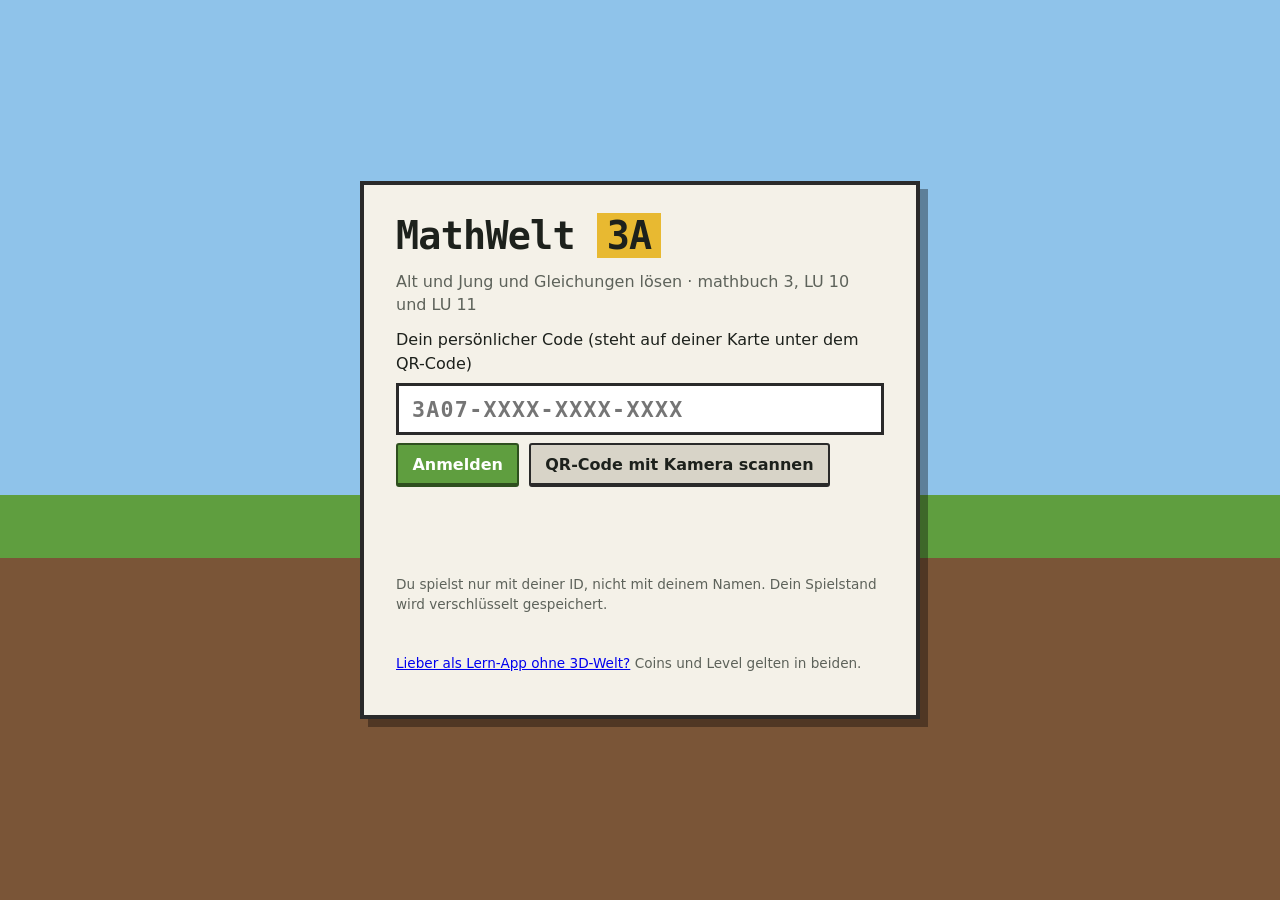
<file: index.html>
<!doctype html>
<html lang="de">
<head>
<meta charset="utf-8">
<meta name="viewport" content="width=device-width, initial-scale=1">
<title>MathWelt 3A</title>
<link rel="stylesheet" href="css/style.css">
<link rel="stylesheet" href="css/extras.css">
</head>
<body>

<!-- Anmeldung -->
<section id="login" class="screen">
  <div class="card">
    <h1>MathWelt <span>3A</span></h1>
    <p class="lead">Alt und Jung und Gleichungen lösen · mathbuch 3, LU 10 und LU 11</p>
    <form id="loginForm" autocomplete="off">
      <label for="tokenInput">Dein persönlicher Code (steht auf deiner Karte unter dem QR-Code)</label>
      <input id="tokenInput" type="text" placeholder="3A07-XXXX-XXXX-XXXX" spellcheck="false" autocapitalize="characters">
      <div class="row">
        <button id="loginBtn" type="submit" class="primary">Anmelden</button>
        <button id="scanBtn" type="button">QR-Code mit Kamera scannen</button>
      </div>
      <p id="loginError" class="error" role="alert"></p>
    </form>
    <div id="qrWrap" hidden><video id="qrVideo" playsinline muted></video><button id="qrCancel" type="button">Abbrechen</button></div>
    <p class="small">Du spielst nur mit deiner ID, nicht mit deinem Namen. Dein Spielstand wird verschlüsselt gespeichert.</p>
    <p class="small"><a href="app.html">Lieber als Lern-App ohne 3D-Welt?</a> Coins und Level gelten in beiden.</p>
  </div>
</section>

<!-- Weltauswahl -->
<section id="worlds" class="screen" hidden>
  <div class="card wide">
    <h2>Wähle deine Welt</h2>
    <div id="worldCards"></div>
    <p id="worldsNote" class="small"></p>
    <button id="worldsBack" hidden>Zurück ins Spiel</button>
  </div>
</section>

<!-- Willkommen (erstes Mal auf diesem Gerät) -->
<section id="welcome" class="screen" hidden>
  <div class="card">
    <h2>Willkommen, <span id="welcomeId"></span>!</h2>
    <p>Auf diesem Gerät gibt es noch keinen Spielstand für dich.</p>
    <div class="row">
      <button id="newGameBtn" class="primary">Neues Spiel starten</button>
      <label class="filebtn">Spielstand-Datei laden<input id="loadFile" type="file" accept=".mw3a,application/json"></label>
    </div>
    <p id="welcomeError" class="error"></p>
    <p class="small">Hast du schon auf einem anderen Gerät gespielt? Dann lade deine Datei «MathWelt3A_…mw3a».</p>
  </div>
</section>

<!-- Spiel -->
<section id="game" hidden>
  <canvas id="view"></canvas>
  <div id="labels"></div>
  <div id="crosshair"></div>

  <div id="hud">
    <div class="who"><span id="hudId"></span><span id="hudLevel"></span></div>
    <div class="coins"><i class="coin"></i><b id="hudCoins">0</b> Coins <span class="hbadge" title="Abzeichen">🏅 <b id="hudBadges"></b></span></div>
    <div class="bar"><div id="hudBar"></div></div>
    <div id="hudNext" class="small"></div>
  </div>
  <div id="menu">
    <button id="worldsBtn" title="Welt wechseln">Welten</button>
    <button id="mapBtn" title="Karte (M)">Karte</button>
    <button id="saveBtn" title="Spielstand als Datei speichern">Speichern</button>
    <button id="fileBtn" title="Spielstand als Datei herunterladen, z. B. für ein anderes Gerät" hidden>Als Datei</button>
    <button id="helpBtn" title="Hilfe (H)">Hilfe</button>
    <button id="logoutBtn">Abmelden</button>
  </div>
  <div id="prompt" hidden></div>
  <div id="toast" hidden></div>

  <!-- Aufgaben -->
  <div id="panel" class="overlay" hidden>
    <div class="window">
      <header><h2 id="pTitle"></h2><button id="closeBtn" class="x" title="Zurück in die Welt (Esc)">Zurück in die Welt</button></header>
      <p id="pMeta" class="meta"></p>
      <div id="pStages" class="stages"></div>
      <div id="pQuestion" class="question"></div>
      <div id="pAnswer" class="answer"></div>
      <div id="pHint" class="hint" hidden></div>
      <div id="pFeedback"></div>
      <div class="actions">
        <button id="hintBtn">Lösungshilfe</button>
        <button id="checkBtn" class="primary">Prüfen (Enter)</button>
        <button id="nextBtn" class="primary" hidden>Nächste Aufgabe (Enter)</button>
      </div>
    </div>
  </div>

  <!-- Level-Turm -->
  <div id="levelPanel" class="overlay" hidden>
    <div class="window narrow">
      <header><h2>Level-Turm</h2><button id="lvClose" class="x">Zurück in die Welt</button></header>
      <div id="lvBody"></div>
      <div class="actions"><button id="lvUp" class="primary">Aufsteigen</button></div>
    </div>
  </div>

  <!-- Info (Boss schläft, Klassen-Leuchtturm) -->
  <div id="infoPanel" class="overlay" hidden>
    <div class="window narrow">
      <header><h2 id="infoTitle"></h2><button id="infoClose" class="x">Zurück in die Welt</button></header>
      <div id="infoBody"></div>
    </div>
  </div>

  <!-- Boss-Kampf: Fenster rechts, der Boss bleibt links im Bild sichtbar -->
  <div id="bossPanel" hidden><div id="bossBox" class="window"></div></div>

  <!-- Karte -->
  <div id="map" class="overlay" hidden>
    <div class="window">
      <header><h2>Karte</h2><button id="mapClose" class="x">Schliessen</button></header>
      <p class="small">Klicke auf ein Gebäude in der Karte oder in der Liste, um direkt vor die Tür zu reisen. Links (rot): LU 11 Gleichungen lösen, rechts (braun): LU 10 Alt und Jung. Der gelbe Pfeil bist du.</p>
      <div class="mapwrap"><canvas id="mapCanvas" width="504" height="504"></canvas><ol id="mapLegend"></ol></div>
    </div>
  </div>

  <!-- Hilfe -->
  <div id="help" class="overlay" hidden>
    <div class="window narrow">
      <header><h2>So spielst du</h2><button id="helpClose" class="x">Los geht's</button></header>
      <table class="keys">
        <tr><td><kbd>W</kbd><kbd>A</kbd><kbd>S</kbd><kbd>D</kbd> oder <kbd>↑</kbd><kbd>↓</kbd></td><td>gehen</td></tr>
        <tr><td><kbd>←</kbd><kbd>→</kbd></td><td>drehen</td></tr>
        <tr><td>Touchpad / Maus</td><td>Klicke ins Bild, dann umschauen. <kbd>Esc</kbd> gibt die Maus wieder frei. Ohne Klick: mit gedrückter Taste ziehen.</td></tr>
        <tr><td><kbd>Leertaste</kbd> · <kbd>Shift</kbd></td><td>springen · rennen</td></tr>
        <tr><td><kbd>E</kbd></td><td>Gebäude betreten, wenn du drin stehst</td></tr>
        <tr><td><kbd>M</kbd> · <kbd>H</kbd></td><td>Karte · Hilfe</td></tr>
      </table>
      <p>In jedem Gebäude gibt es Aufgaben auf drei Niveaus: <b>★ Grundanspruch</b> (5 Coins), <b>★★ Standard</b> (10 Coins) und <b>★★★ Erweiterung</b> (20 Coins). Die Erweiterung öffnet sich, wenn du 3 Standard-Aufgaben richtig gelöst hast.</p>
      <p>Mit einer Lösungshilfe oder im zweiten Versuch gibt es die halbe Belohnung. Unter dem empfohlenen Niveau gibt es weniger Coins. Nach einer richtigen Gleichung kannst du mit der <b>Probe</b> 2 Bonus-Coins holen.</p>
      <p>Im <b>Level-Turm</b> tauschst du Coins gegen ein höheres Level oder kaufst im Shop etwas fürs Aussehen. Dort siehst du auch deine <b>Abzeichen</b>: eines pro Lernziel.</p>
      <p>In der <b>Boss-Arena</b> (Karte: B) wartet ein Boss. Du besiegst ihn mit richtigen Antworten. Er erwacht, wenn deine Lehrperson die Arena öffnet oder wenn du 3 Abzeichen der Welt hast. Am <b>Klassen-Leuchtturm</b> (K) baut die ganze Klasse mit ihren Coins.</p>
      <p>📋 <a id="lzLink" href="lernziele.html" target="_blank" rel="noopener">Lernziele und Kriterienraster</a> zu dieser Welt: was du können musst und wie die Prüfung bewertet wird.</p>
      <p><b>Wichtig:</b> Dein Spiel wird auf diesem Gerät gespeichert. <span id="helpSave">Klicke am Ende der Lektion auf <b>Speichern</b> und gib die Datei ab.</span></p>
    </div>
  </div>
</section>

<script type="module" src="js/game.js"></script>
</body>
</html>
</file>
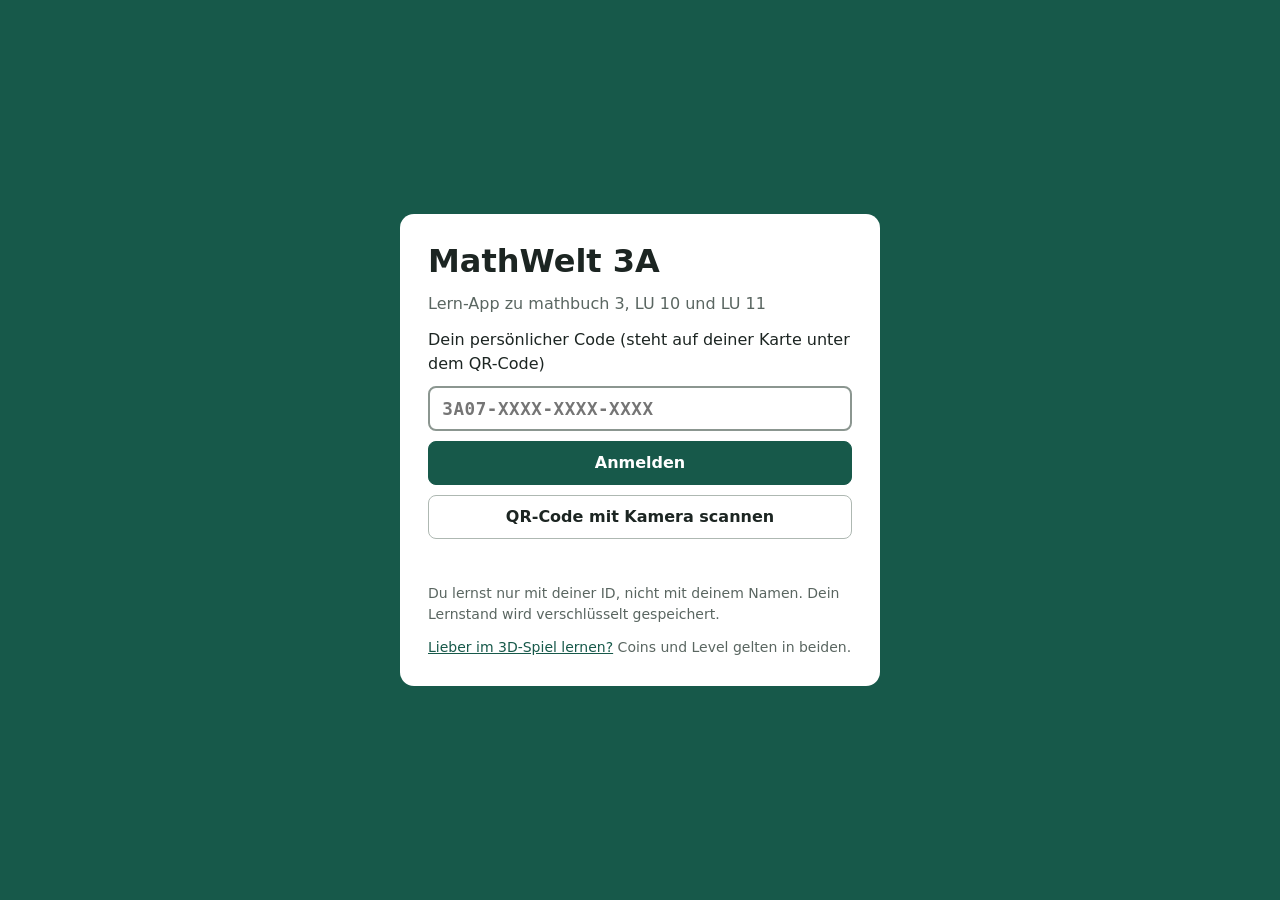
<file: app.html>
<!doctype html>
<html lang="de">
<head>
<meta charset="utf-8">
<meta name="viewport" content="width=device-width, initial-scale=1, viewport-fit=cover">
<title>MathWelt 3A App</title>
<meta name="theme-color" content="#17594a">
<link rel="manifest" href="app.webmanifest">
<link rel="icon" type="image/png" href="icons/app-192.png">
<link rel="apple-touch-icon" href="icons/app-192.png">
<meta name="apple-mobile-web-app-capable" content="yes">
<meta name="apple-mobile-web-app-title" content="MathWelt 3A">
<link rel="stylesheet" href="css/app.css">
<link rel="stylesheet" href="css/extras.css">
</head>
<body>

<!-- Anmeldung: gleicher Code wie im Spiel -->
<section id="login" class="gate">
  <div class="gatecard">
    <h1>MathWelt 3A</h1>
    <p class="lead">Lern-App zu mathbuch 3, LU 10 und LU 11</p>
    <form id="loginForm" autocomplete="off">
      <label for="tokenInput">Dein persönlicher Code (steht auf deiner Karte unter dem QR-Code)</label>
      <input id="tokenInput" type="text" placeholder="3A07-XXXX-XXXX-XXXX" spellcheck="false" autocapitalize="characters">
      <button id="loginBtn" type="submit" class="primary">Anmelden</button>
      <button id="scanBtn" type="button">QR-Code mit Kamera scannen</button>
      <p id="loginError" class="error" role="alert"></p>
    </form>
    <div id="qrWrap" hidden><video id="qrVideo" playsinline muted></video><button id="qrCancel" type="button">Abbrechen</button></div>
    <p class="small">Du lernst nur mit deiner ID, nicht mit deinem Namen. Dein Lernstand wird verschlüsselt gespeichert.</p>
    <p class="small"><a href="index.html">Lieber im 3D-Spiel lernen?</a> Coins und Level gelten in beiden.</p>
  </div>
</section>

<!-- Erstes Mal, kein Lernstand gefunden -->
<section id="welcome" class="gate" hidden>
  <div class="gatecard">
    <h2>Willkommen, <span id="welcomeId"></span>!</h2>
    <p>Für dich gibt es noch keinen gespeicherten Lernstand.</p>
    <button id="newGameBtn" class="primary">Neu beginnen</button>
    <label class="filebtn">Spielstand-Datei laden<input id="loadFile" type="file" accept=".mw3a,application/json"></label>
    <p id="welcomeError" class="error" role="alert"></p>
    <p class="small">Hast du eine Datei «MathWelt3A_…mw3a» aus dem Spiel? Dann lade sie hier.</p>
  </div>
</section>

<!-- App -->
<div id="shell" hidden>
  <header class="top">
    <a class="brand" href="#/themen">MathWelt 3A</a>
    <nav aria-label="Hauptmenü">
      <a href="#/themen" data-nav="themen">Themen</a>
      <a href="#/level" data-nav="level">Level</a>
      <a href="#/stand" data-nav="stand">Mein Stand</a>
    </nav>
    <div class="status">
      <span class="coins" title="Deine Coins"><i class="coin"></i><b id="topCoins">0</b></span>
      <button id="saveBtn" title="Lernstand online speichern">Speichern</button>
    </div>
  </header>
  <main id="main"></main>
</div>
<div id="toast" role="status" hidden></div>

<script type="module" src="js/app.js"></script>
</body>
</html>
</file>
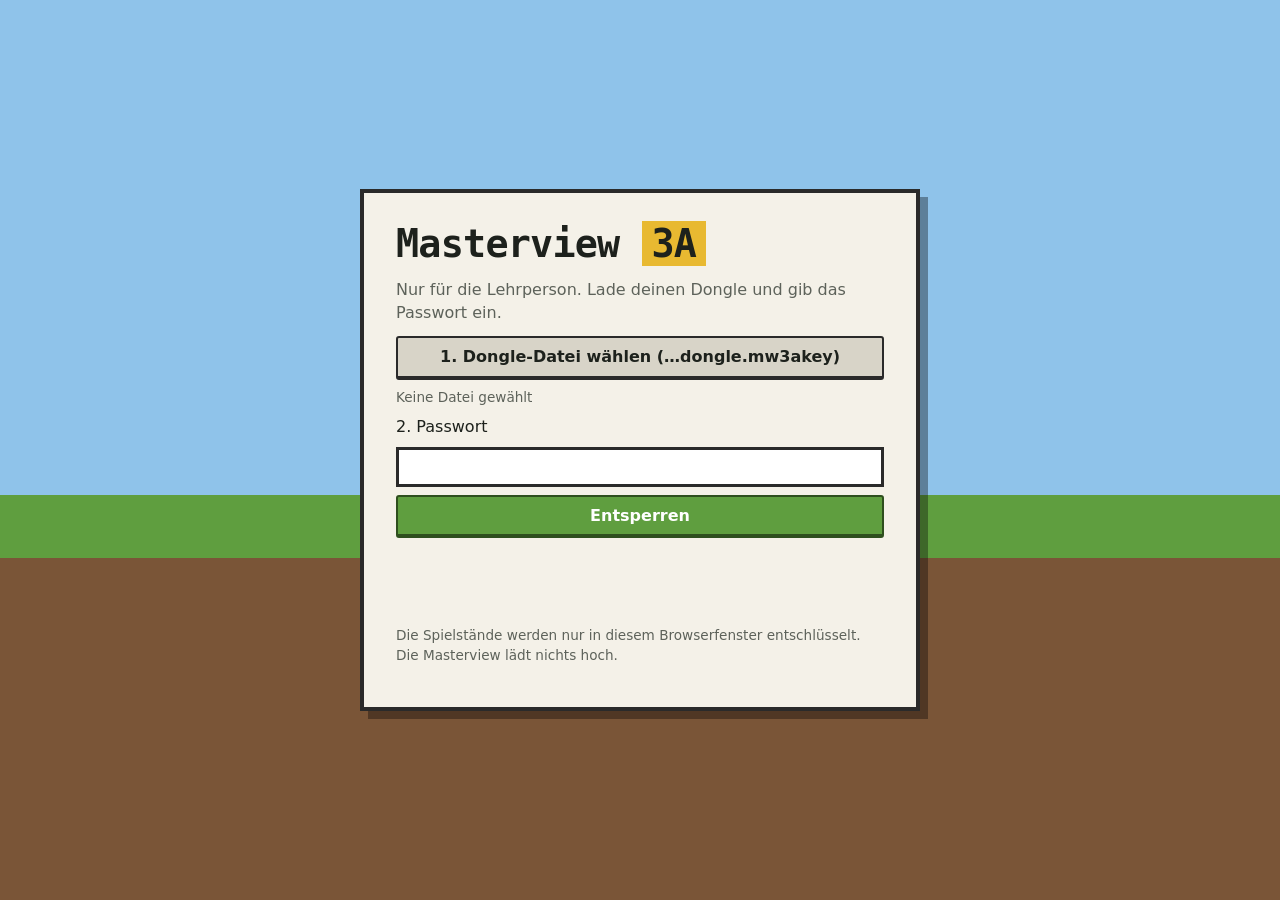
<file: lehrer.html>
<!doctype html>
<html lang="de">
<head>
<meta charset="utf-8">
<meta name="viewport" content="width=device-width, initial-scale=1">
<meta name="robots" content="noindex">
<title>MathWelt 3A · Masterview</title>
<link rel="stylesheet" href="css/style.css">
<link rel="stylesheet" href="css/teacher.css">
<link rel="stylesheet" href="css/extras.css">
</head>
<body class="teacher">

<section id="lock" class="screen">
  <div class="card">
    <h1>Masterview <span>3A</span></h1>
    <p class="lead">Nur für die Lehrperson. Lade deinen Dongle und gib das Passwort ein.</p>
    <form id="unlockForm" autocomplete="off">
      <label class="filebtn wide">1. Dongle-Datei wählen (…dongle.mw3akey)<input id="dongleFile" type="file" accept=".mw3akey,application/json"></label>
      <span id="dongleName" class="small">Keine Datei gewählt</span>
      <label for="pw">2. Passwort</label>
      <input id="pw" type="password" autocomplete="current-password">
      <button class="primary" type="submit" id="unlockBtn">Entsperren</button>
      <p id="lockError" class="error" role="alert"></p>
    </form>
    <p class="small">Die Spielstände werden nur in diesem Browserfenster entschlüsselt. Die Masterview lädt nichts hoch.</p>
  </div>
</section>

<main id="app" hidden>
  <header class="top">
    <h1>Masterview MathWelt 3A</h1>
    <div class="row">
      <button id="cloudBtn" class="primary">Online-Spielstände laden</button>
      <label class="filebtn">Spielstände laden (.mw3a)<input id="saves" type="file" accept=".mw3a,application/json" multiple></label>
      <button id="csvBtn">CSV exportieren</button>
      <button id="tokensBtn">Neue Tokens</button>
      <button id="dongleBtn">Dongle speichern / Passwort ändern</button>
      <a class="filebtn" href="lernziele.html?lu=10" target="_blank" rel="noopener">Lernziele LU 10 (SuS)</a>
      <a class="filebtn" href="lernziele.html?lu=11" target="_blank" rel="noopener">Lernziele LU 11 (SuS)</a>
      <button id="lockBtn">Sperren</button>
    </div>
  </header>
  <p id="status" class="small">Noch keine Spielstände geladen. Lade die Online-Spielstände oder wähle abgegebene Dateien aus (mehrere gleichzeitig möglich).</p>

  <section id="worldsBox">
    <h2>Freigabe: Welten, Gebäude und Boss</h2>
    <p class="small">Gebäude im Takt der Lektionen öffnen (z. B. Pyramiden-Museum ab L2, Detektiv-Büro ab L16). Der Boss erwacht für alle, wenn du ihn öffnest (Orakel ab L7 vor der Prüfung LU 10, Golem ab L17 vor der Prüfung LU 11), sonst einzeln ab 3 Abzeichen der Welt. Die Klasse sieht Änderungen innert etwa einer Minute.</p>
    <div id="worldToggles"></div>
    <div class="classpush"><span id="classInfo"></span> <button id="classBtn">Klassen-Coins übertragen</button></div>
    <p id="worldMsg" class="small"></p>
  </section>
  <section class="sum" id="classSummary"></section>
  <section>
    <h2>Übersicht</h2>
    <div class="tw"><table id="overview" class="grid"></table></div>
    <p class="small">Gebäude-Spalten: höchstes Niveau mit mindestens 3 richtigen Aufgaben (★ bis ★★★) und Trefferquote. Farbe: grün ≥ 80 %, gelb 50–79 %, rot &lt; 50 %. Namen sind nur im Dongle gespeichert.</p>
  </section>
  <section id="detail" hidden></section>

  <section class="danger">
    <h2>Alles zurücksetzen</h2>
    <p class="small">Löscht alle online gespeicherten Spielstände samt Verlauf im Daten-Repo und setzt die Klassen-Coins auf 0. Jedes Kind beginnt beim nächsten Anmelden neu, auch auf Geräten mit einem alten Stand. Codes, Dongle und Namen bleiben gültig.</p>
    <button id="resetBtn" class="dangerbtn">Alles zurücksetzen …</button>
  </section>

  <div id="tokensDlg" class="overlay" hidden>
    <div class="window narrow">
      <header><h2>Neue Tokens erzeugen</h2><button class="x" id="tokClose">Schliessen</button></header>
      <p>Erzeugt neue Zugangscodes. Danach müssen die angezeigten Prüfwerte in <code>js/config.js</code> bei <code>tokenHashes</code> ergänzt und auf GitHub hochgeladen werden.</p>
      <div class="row"><label>IDs (durch Komma getrennt) <input id="tokIds" type="text" value="3A19, 3A20"></label><button class="primary" id="tokMake">Erzeugen</button></div>
      <div id="tokOut"></div>
    </div>
  </div>
  <div id="cloudDlg" class="overlay" hidden>
    <div class="window narrow">
      <header><h2>Online-Spielstände einrichten</h2><button class="x" id="clClose">Schliessen</button></header>
      <p>Einmalig nötig: Der Lese-Schlüssel für das private Daten-Repo wird nur verschlüsselt im Dongle gespeichert.</p>
      <label>Daten-Repo <input id="clRepo" type="text" spellcheck="false" autocomplete="off"></label>
      <label>Lese-Schlüssel (GitHub Token) <input id="clToken" type="password" autocomplete="off"></label>
      <p id="clError" class="error"></p>
      <div class="actions"><button class="primary" id="clSave">Prüfen und laden</button></div>
    </div>
  </div>
  <div id="dongleDlg" class="overlay" hidden>
    <div class="window narrow">
      <header><h2>Dongle speichern</h2><button class="x" id="dgClose">Schliessen</button></header>
      <p>Speichert einen neuen Dongle mit den eingetragenen Namen und neuen Tokens. Die alte Dongle-Datei danach löschen.</p>
      <label>Neues Passwort (mind. 10 Zeichen) <input id="pw1" type="password" autocomplete="new-password"></label>
      <label>Passwort wiederholen <input id="pw2" type="password" autocomplete="new-password"></label>
      <p id="dgError" class="error"></p>
      <div class="actions"><button class="primary" id="dgSave">Dongle herunterladen</button></div>
    </div>
  </div>
  <div id="resetDlg" class="overlay" hidden>
    <div class="window narrow">
      <header><h2>Alles zurücksetzen</h2><button class="x" id="rsClose">Abbrechen</button></header>
      <p><b>Das lässt sich nicht rückgängig machen.</b> Gelöscht werden:</p>
      <ul>
        <li>alle Spielstände im Daten-Repo, auch der Verlauf (die alten Commits)</li>
        <li>die Coins der Klasse (Leuchtturm wieder auf Stufe 0)</li>
        <li>die Spielstände auf den Geräten der Klasse: Sie werden beim nächsten Anmelden verworfen.</li>
      </ul>
      <p>Bleiben erhalten: Codes, Dongle, Namen und Spielstand-Dateien, die abgegeben oder heruntergeladen wurden.</p>
      <p><button id="rsCsv">Vorher CSV exportieren</button> <span class="small">(Lade zuerst die Online-Spielstände, sonst ist die CSV leer.)</span></p>
      <label class="check"><input id="rsKeep" type="checkbox" checked> Freigabe behalten (Welten, Gebäude, Boss)</label>
      <label>Zum Bestätigen <b>LEER</b> eintippen <input id="rsConfirm" type="text" autocomplete="off" spellcheck="false"></label>
      <p id="rsError" class="error"></p>
      <div class="actions"><button id="rsGo" class="dangerbtn" disabled>Endgültig zurücksetzen</button></div>
    </div>
  </div>
</main>

<script type="module" src="js/teacher.js"></script>
</body>
</html>
</file>
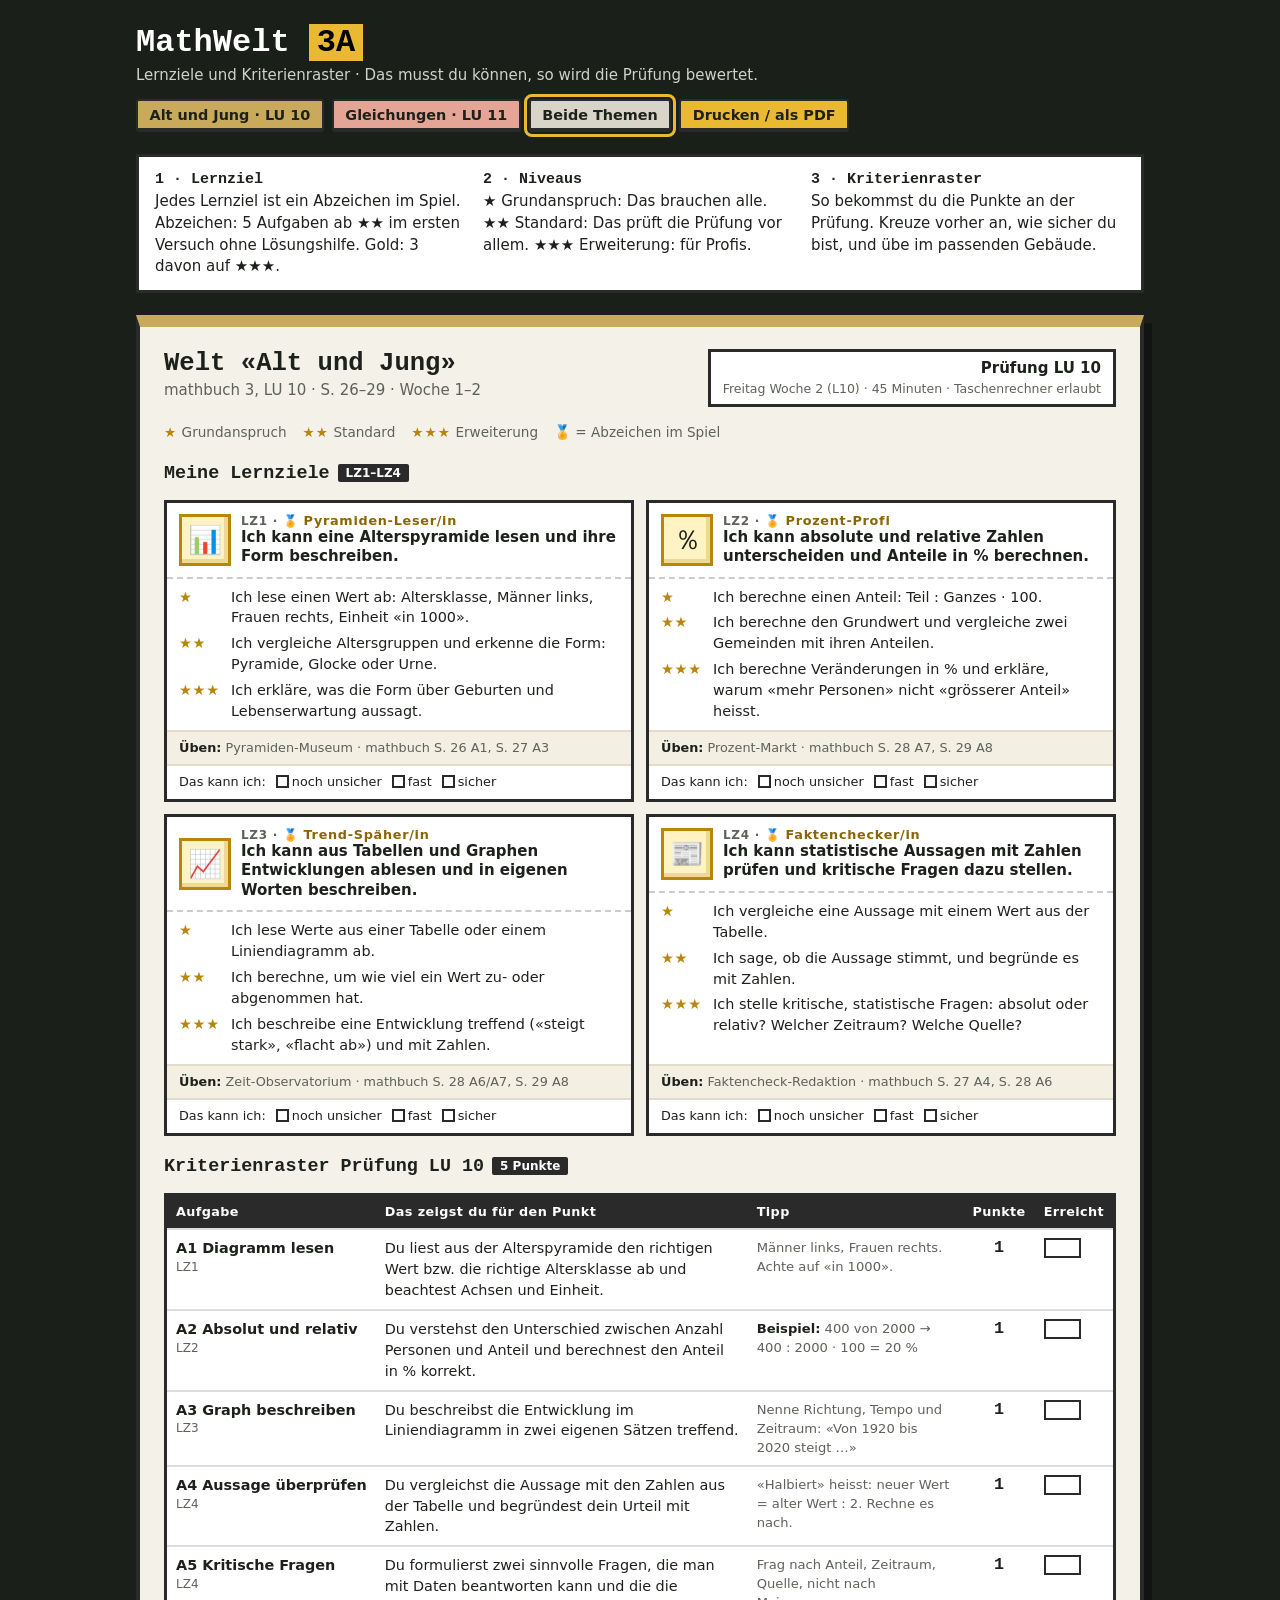
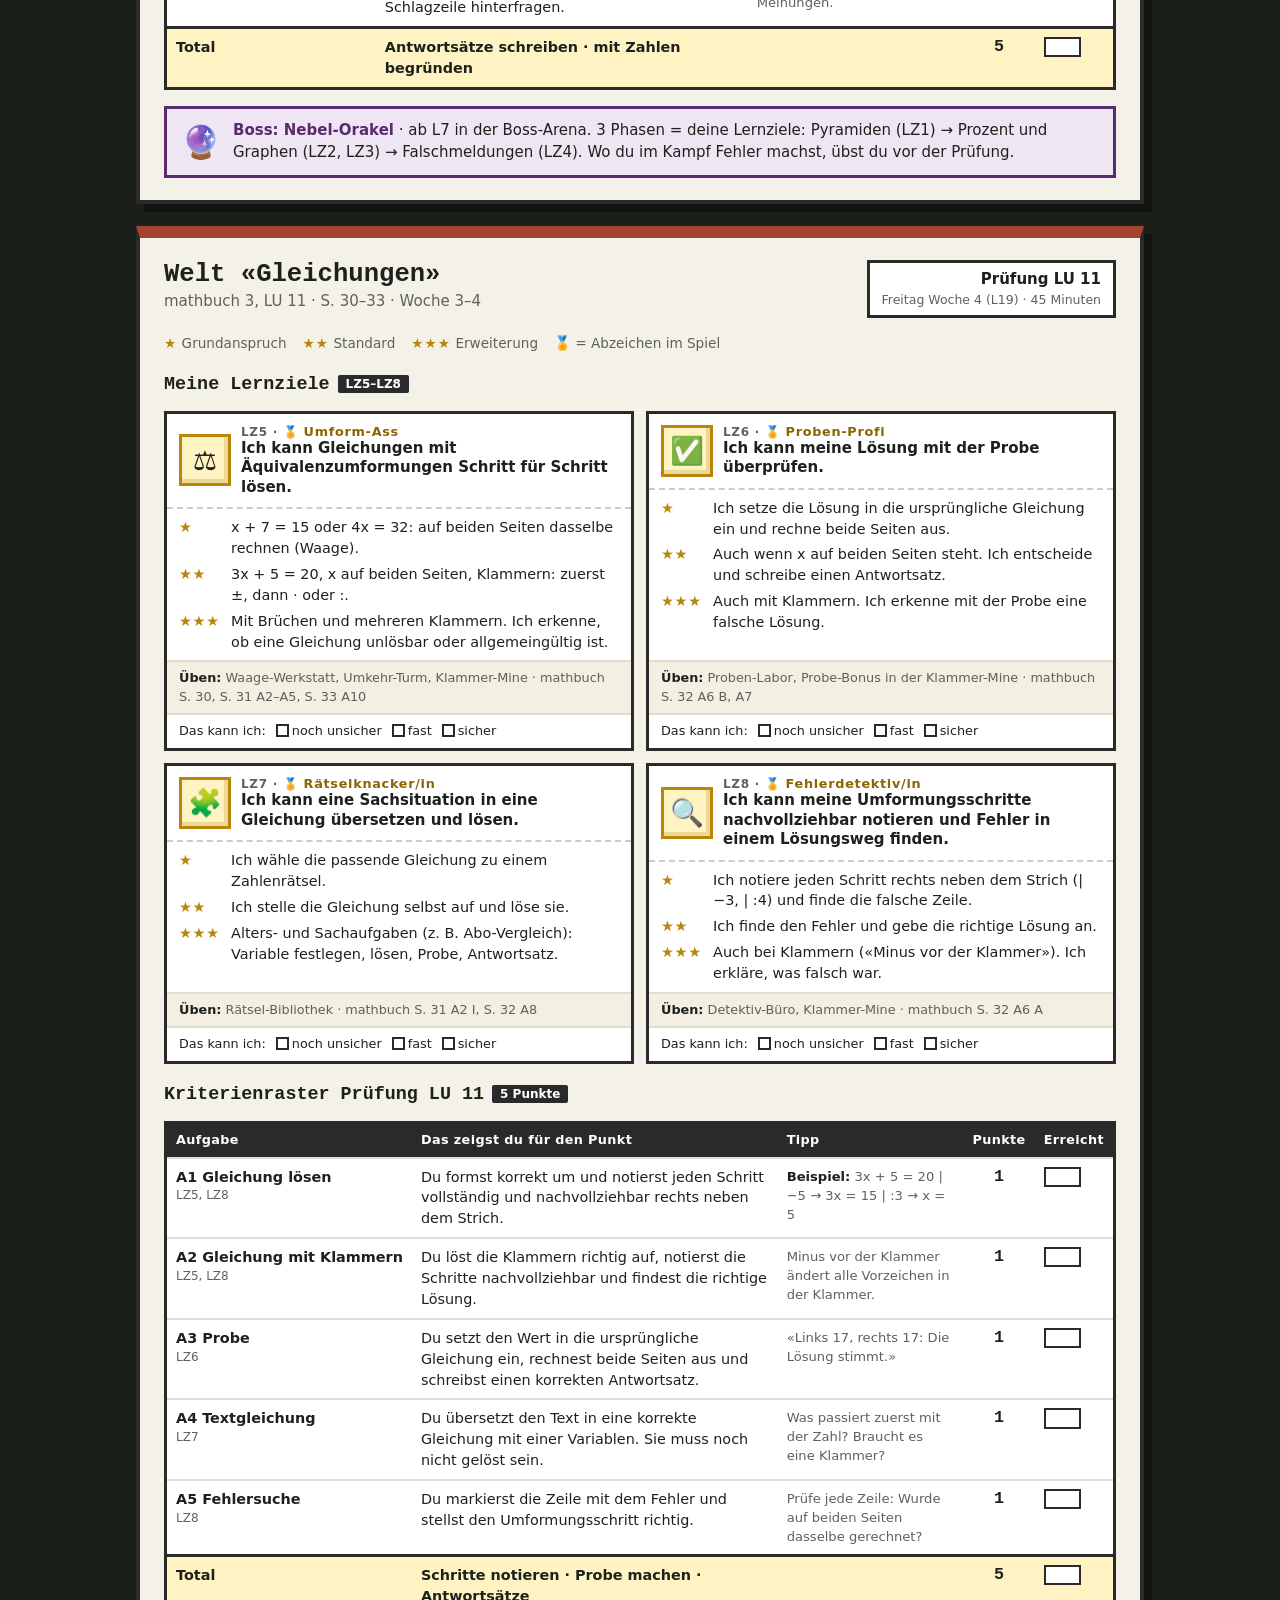
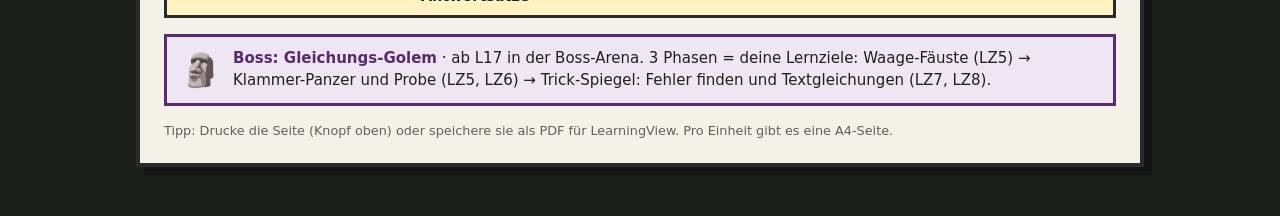
<file: lernziele.html>
<!doctype html>
<html lang="de">
<head>
<meta charset="utf-8">
<meta name="viewport" content="width=device-width, initial-scale=1">
<title>Lernziele und Kriterienraster · MathWelt 3A</title>
<style>
  :root {
    --bg: #1b1f1a; --panel: #f4f1e8; --ink: #1d211c; --muted: #5d625a; --line: #2a2a2a;
    --gold: #e8b931; --gold-soft: #fff3c4; --lu10: #c9a95a; --lu10-dark: #6b5a2a; --lu11: #a5432f;
    --good: #2f7d32; --boss: #5a2a70;
    --mono: ui-monospace, "SF Mono", Menlo, Consolas, monospace;
    --sans: system-ui, -apple-system, "Segoe UI", Roboto, sans-serif;
  }
  * { box-sizing: border-box; }
  body { margin: 0; background: var(--bg); color: var(--ink); font: 15px/1.45 var(--sans); }
  .wrap { max-width: 1040px; margin: 0 auto; padding: 24px 16px 48px; display: flex; flex-direction: column; gap: 22px; }
  header.top { color: #fff; display: flex; flex-wrap: wrap; justify-content: space-between; align-items: end; gap: 12px; }
  header.top h1 { margin: 0; font: 800 2rem var(--mono); }
  header.top h1 span { background: var(--gold); color: #000; padding: 0 .25em; }
  header.top p { margin: 4px 0 0; color: #cfd4cb; }
  nav.tabs { display: flex; gap: 8px; flex-wrap: wrap; }
  nav.tabs a, .btn { font: 700 .9rem var(--sans); text-decoration: none; color: var(--ink); background: #d8d4c8; border: 2px solid var(--line); border-bottom-width: 4px; padding: .4em .8em; border-radius: 3px; cursor: pointer; }
  nav.tabs a.lu10 { background: var(--lu10); } nav.tabs a.lu11 { background: #e4a596; }
  nav.tabs a.on { outline: 3px solid var(--gold); outline-offset: 2px; }
  .sheet[hidden] { display: none !important; }
  .btn.print { background: var(--gold); }

  .sheet { background: var(--panel); border: 4px solid var(--line); box-shadow: 8px 8px 0 rgba(0,0,0,.35); padding: 22px 24px; display: flex; flex-direction: column; gap: 16px; }
  .sheet.lu10 { border-top: 12px solid var(--lu10); } .sheet.lu11 { border-top: 12px solid var(--lu11); }
  .sheet-head { display: flex; flex-wrap: wrap; justify-content: space-between; gap: 10px; align-items: start; }
  .sheet-head h2 { margin: 0; font: 800 1.6rem var(--mono); }
  .sheet-head .sub { margin: 2px 0 0; color: var(--muted); }
  .exam { background: #fff; border: 3px solid var(--line); padding: 6px 12px; font-weight: 700; text-align: right; }
  .exam small { display: block; font-weight: 400; color: var(--muted); }
  h3 { margin: 4px 0 0; font: 800 1.15rem var(--mono); display: flex; align-items: center; gap: 8px; }
  h3 .chip { font: 700 .75rem var(--sans); background: var(--line); color: #fff; padding: 2px 8px; border-radius: 2px; }
  .legend { display: flex; flex-wrap: wrap; gap: 6px 16px; font-size: .85rem; color: var(--muted); }
  .legend b { color: #b8860b; letter-spacing: .08em; }

  .goals { display: grid; grid-template-columns: repeat(2, minmax(0, 1fr)); gap: 12px; }
  .goal { background: #fff; border: 3px solid var(--line); display: flex; flex-direction: column; }
  .goal .gh { display: grid; grid-template-columns: 52px 1fr; gap: 10px; padding: 10px 12px; border-bottom: 2px dashed #ccc; align-items: center; }
  .badge { width: 52px; height: 52px; display: grid; place-items: center; font-size: 1.7rem; background: var(--gold-soft); border: 3px solid #b8860b; box-shadow: inset -4px -4px 0 rgba(184,134,11,.25); }
  .goal .lz { font: 700 .75rem var(--sans); color: var(--muted); letter-spacing: .06em; }
  .goal .can { font-weight: 800; line-height: 1.3; }
  .goal .bname { font-size: .8rem; color: #8a6500; font-weight: 700; }
  .levels { list-style: none; margin: 0; padding: 8px 12px; display: flex; flex-direction: column; gap: 5px; }
  .levels li { display: grid; grid-template-columns: 3.2em 1fr; gap: 6px; font-size: .9rem; }
  .levels .st { color: #b8860b; font-weight: 800; letter-spacing: .05em; white-space: nowrap; }
  .goal .where { margin-top: auto; padding: 7px 12px; background: #f3efe2; border-top: 2px solid #e1dccb; font-size: .8rem; color: var(--muted); }
  .goal .where b { color: var(--ink); }
  .self { display: flex; gap: 10px; padding: 7px 12px; border-top: 2px solid #e1dccb; font-size: .8rem; flex-wrap: wrap; align-items: center; }
  .self span.box { display: inline-block; width: 13px; height: 13px; border: 2px solid var(--line); vertical-align: -2px; margin-right: 3px; background: #fff; }

  table.raster { width: 100%; border-collapse: collapse; background: #fff; border: 3px solid var(--line); font-size: .9rem; }
  table.raster th { background: var(--line); color: #fff; text-align: left; padding: 7px 9px; font-size: .8rem; letter-spacing: .03em; }
  table.raster td { border-top: 2px solid #ddd; padding: 8px 9px; vertical-align: top; }
  table.raster td.task { font-weight: 800; white-space: nowrap; }
  table.raster td.task small { display: block; font-weight: 400; color: var(--muted); white-space: normal; }
  table.raster td.pts { text-align: center; font: 800 1.05rem var(--mono); width: 4.2em; }
  table.raster td.got { width: 4.2em; }
  table.raster td.got span { display: inline-block; width: 2.6em; height: 1.4em; border: 2px solid var(--line); background: #fff; }
  table.raster td.tip { color: var(--muted); font-size: .82rem; }
  table.raster td.tip b { color: var(--ink); }
  table.raster tr.total td { background: var(--gold-soft); font-weight: 800; border-top: 3px solid var(--line); }
  .boss { display: grid; grid-template-columns: auto 1fr; gap: 12px; align-items: center; background: #efe6f3; border: 3px solid var(--boss); padding: 10px 14px; }
  .boss .bi { font-size: 2rem; }
  .boss b { color: var(--boss); }
  .note { font-size: .8rem; color: var(--muted); margin: 0; }
  .howto { background: #fff; border: 3px solid var(--line); padding: 12px 16px; display: grid; grid-template-columns: repeat(3, minmax(0, 1fr)); gap: 14px; }
  .howto div b { display: block; font-family: var(--mono); }
  @media (max-width: 760px) {
    .goals, .howto { grid-template-columns: 1fr; }
    table.raster td.tip, table.raster th.tip { display: none; }
    .sheet { padding: 16px; }
  }

  /* Druck: je Einheit eine A4-Seite, weisser Hintergrund */
  @page { size: A4 portrait; margin: 9mm; }
  @media print {
    body { background: #fff; font-size: 8.9pt; }
    .wrap { padding: 0; gap: 0; max-width: none; }
    header.top, nav.tabs, .noprint { display: none !important; }
    .sheet { box-shadow: none; border-width: 2px; padding: 10px 12px; gap: 8px; break-after: page; page-break-after: always; }
    .sheet:last-of-type { break-after: auto; page-break-after: auto; }
    .goals { gap: 7px; }
    .goal .gh { padding: 6px 8px; grid-template-columns: 40px 1fr; }
    .badge { width: 40px; height: 40px; font-size: 1.3rem; }
    .levels { padding: 5px 8px; gap: 2px; }
    .levels li { font-size: 8.4pt; }
    .goal .where, .self { padding: 4px 8px; }
    table.raster td, table.raster th { padding: 4px 6px; }
    table.raster { font-size: 8.4pt; }
    /* kompakter, damit jede Einheit auf eine A4-Seite passt */
    body { font-size: 8pt; line-height: 1.3; }
    .legend { display: none; }
    .sheet { gap: 6px; }
    .sheet-head h2 { font-size: 15pt; }
    .exam { padding: 3px 8px; }
    h3 { font-size: 10.5pt; margin: 0; }
    .goal .can { font-size: 8.6pt; }
    .goal .gh { grid-template-columns: 30px 1fr; gap: 7px; padding: 4px 7px; }
    .badge { width: 30px; height: 30px; font-size: 1rem; border-width: 2px; }
    .levels li { font-size: 7.7pt; grid-template-columns: 2.8em 1fr; }
    .goal .where, .self { font-size: 7.2pt; padding: 3px 7px; }
    table.raster { font-size: 7.8pt; }
    table.raster td.tip { font-size: 7.2pt; }
    table.raster td, table.raster th { padding: 3px 5px; }
    table.raster td.pts { font-size: 9pt; }
    .boss { padding: 5px 9px; font-size: 7.8pt; }
    .boss .bi { font-size: 1.3rem; }
    * { -webkit-print-color-adjust: exact; print-color-adjust: exact; }
  }
</style>
</head>
<body>
<div class="wrap">
  <header class="top">
    <div>
      <h1>MathWelt <span>3A</span></h1>
      <p>Lernziele und Kriterienraster · Das musst du können, so wird die Prüfung bewertet.</p>
    </div>
    <nav class="tabs" aria-label="Einheiten">
      <a class="lu10" href="?lu=10">Alt und Jung · LU 10</a>
      <a class="lu11" href="?lu=11">Gleichungen · LU 11</a>
      <a class="all" href="lernziele.html">Beide Themen</a>
      <button class="btn print" onclick="window.print()">Drucken / als PDF</button>
    </nav>
  </header>

  <section class="howto noprint" aria-label="So liest du diese Seite">
    <div><b>1 · Lernziel</b>Jedes Lernziel ist ein Abzeichen im Spiel. Abzeichen: 5 Aufgaben ab ★★ im ersten Versuch ohne Lösungshilfe. Gold: 3 davon auf ★★★.</div>
    <div><b>2 · Niveaus</b>★ Grundanspruch: Das brauchen alle. ★★ Standard: Das prüft die Prüfung vor allem. ★★★ Erweiterung: für Profis.</div>
    <div><b>3 · Kriterienraster</b>So bekommst du die Punkte an der Prüfung. Kreuze vorher an, wie sicher du bist, und übe im passenden Gebäude.</div>
  </section>

  <!-- ===================== LU 10 ===================== -->
  <section class="sheet lu10" id="lu10">
    <div class="sheet-head">
      <div><h2>Welt «Alt und Jung»</h2><p class="sub">mathbuch 3, LU 10 · S. 26–29 · Woche 1–2</p></div>
      <div class="exam">Prüfung LU 10<small>Freitag Woche 2 (L10) · 45 Minuten · Taschenrechner erlaubt</small></div>
    </div>
    <div class="legend"><span><b>★</b> Grundanspruch</span><span><b>★★</b> Standard</span><span><b>★★★</b> Erweiterung</span><span>🏅 = Abzeichen im Spiel</span></div>

    <h3>Meine Lernziele <span class="chip">LZ1–LZ4</span></h3>
    <div class="goals">
      <article class="goal">
        <div class="gh"><div class="badge">📊</div><div><div class="lz">LZ1 · 🏅 <span class="bname">Pyramiden-Leser/in</span></div><div class="can">Ich kann eine Alterspyramide lesen und ihre Form beschreiben.</div></div></div>
        <ul class="levels">
          <li><span class="st">★</span>Ich lese einen Wert ab: Altersklasse, Männer links, Frauen rechts, Einheit «in 1000».</li>
          <li><span class="st">★★</span>Ich vergleiche Altersgruppen und erkenne die Form: Pyramide, Glocke oder Urne.</li>
          <li><span class="st">★★★</span>Ich erkläre, was die Form über Geburten und Lebenserwartung aussagt.</li>
        </ul>
        <div class="where"><b>Üben:</b> Pyramiden-Museum · mathbuch S. 26 A1, S. 27 A3</div>
        <div class="self">Das kann ich: <span><span class="box"></span>noch unsicher</span><span><span class="box"></span>fast</span><span><span class="box"></span>sicher</span></div>
      </article>
      <article class="goal">
        <div class="gh"><div class="badge">％</div><div><div class="lz">LZ2 · 🏅 <span class="bname">Prozent-Profi</span></div><div class="can">Ich kann absolute und relative Zahlen unterscheiden und Anteile in % berechnen.</div></div></div>
        <ul class="levels">
          <li><span class="st">★</span>Ich berechne einen Anteil: Teil : Ganzes · 100.</li>
          <li><span class="st">★★</span>Ich berechne den Grundwert und vergleiche zwei Gemeinden mit ihren Anteilen.</li>
          <li><span class="st">★★★</span>Ich berechne Veränderungen in % und erkläre, warum «mehr Personen» nicht «grösserer Anteil» heisst.</li>
        </ul>
        <div class="where"><b>Üben:</b> Prozent-Markt · mathbuch S. 28 A7, S. 29 A8</div>
        <div class="self">Das kann ich: <span><span class="box"></span>noch unsicher</span><span><span class="box"></span>fast</span><span><span class="box"></span>sicher</span></div>
      </article>
      <article class="goal">
        <div class="gh"><div class="badge">📈</div><div><div class="lz">LZ3 · 🏅 <span class="bname">Trend-Späher/in</span></div><div class="can">Ich kann aus Tabellen und Graphen Entwicklungen ablesen und in eigenen Worten beschreiben.</div></div></div>
        <ul class="levels">
          <li><span class="st">★</span>Ich lese Werte aus einer Tabelle oder einem Liniendiagramm ab.</li>
          <li><span class="st">★★</span>Ich berechne, um wie viel ein Wert zu- oder abgenommen hat.</li>
          <li><span class="st">★★★</span>Ich beschreibe eine Entwicklung treffend («steigt stark», «flacht ab») und mit Zahlen.</li>
        </ul>
        <div class="where"><b>Üben:</b> Zeit-Observatorium · mathbuch S. 28 A6/A7, S. 29 A8</div>
        <div class="self">Das kann ich: <span><span class="box"></span>noch unsicher</span><span><span class="box"></span>fast</span><span><span class="box"></span>sicher</span></div>
      </article>
      <article class="goal">
        <div class="gh"><div class="badge">📰</div><div><div class="lz">LZ4 · 🏅 <span class="bname">Faktenchecker/in</span></div><div class="can">Ich kann statistische Aussagen mit Zahlen prüfen und kritische Fragen dazu stellen.</div></div></div>
        <ul class="levels">
          <li><span class="st">★</span>Ich vergleiche eine Aussage mit einem Wert aus der Tabelle.</li>
          <li><span class="st">★★</span>Ich sage, ob die Aussage stimmt, und begründe es mit Zahlen.</li>
          <li><span class="st">★★★</span>Ich stelle kritische, statistische Fragen: absolut oder relativ? Welcher Zeitraum? Welche Quelle?</li>
        </ul>
        <div class="where"><b>Üben:</b> Faktencheck-Redaktion · mathbuch S. 27 A4, S. 28 A6</div>
        <div class="self">Das kann ich: <span><span class="box"></span>noch unsicher</span><span><span class="box"></span>fast</span><span><span class="box"></span>sicher</span></div>
      </article>
    </div>

    <h3>Kriterienraster Prüfung LU 10 <span class="chip">5 Punkte</span></h3>
    <table class="raster">
      <thead><tr><th>Aufgabe</th><th>Das zeigst du für den Punkt</th><th class="tip">Tipp</th><th>Punkte</th><th>Erreicht</th></tr></thead>
      <tbody>
        <tr><td class="task">A1 Diagramm lesen<small>LZ1</small></td><td>Du liest aus der Alterspyramide den richtigen Wert bzw. die richtige Altersklasse ab und beachtest Achsen und Einheit.</td><td class="tip">Männer links, Frauen rechts. Achte auf «in 1000».</td><td class="pts">1</td><td class="got"><span></span></td></tr>
        <tr><td class="task">A2 Absolut und relativ<small>LZ2</small></td><td>Du verstehst den Unterschied zwischen Anzahl Personen und Anteil und berechnest den Anteil in % korrekt.</td><td class="tip"><b>Beispiel:</b> 400 von 2000 → 400 : 2000 · 100 = 20 %</td><td class="pts">1</td><td class="got"><span></span></td></tr>
        <tr><td class="task">A3 Graph beschreiben<small>LZ3</small></td><td>Du beschreibst die Entwicklung im Liniendiagramm in zwei eigenen Sätzen treffend.</td><td class="tip">Nenne Richtung, Tempo und Zeitraum: «Von 1920 bis 2020 steigt …»</td><td class="pts">1</td><td class="got"><span></span></td></tr>
        <tr><td class="task">A4 Aussage überprüfen<small>LZ4</small></td><td>Du vergleichst die Aussage mit den Zahlen aus der Tabelle und begründest dein Urteil mit Zahlen.</td><td class="tip">«Halbiert» heisst: neuer Wert = alter Wert : 2. Rechne es nach.</td><td class="pts">1</td><td class="got"><span></span></td></tr>
        <tr><td class="task">A5 Kritische Fragen<small>LZ4</small></td><td>Du formulierst zwei sinnvolle Fragen, die man mit Daten beantworten kann und die die Schlagzeile hinterfragen.</td><td class="tip">Frag nach Anteil, Zeitraum, Quelle, nicht nach Meinungen.</td><td class="pts">1</td><td class="got"><span></span></td></tr>
        <tr class="total"><td class="task">Total</td><td>Antwortsätze schreiben · mit Zahlen begründen</td><td class="tip"></td><td class="pts">5</td><td class="got"><span></span></td></tr>
      </tbody>
    </table>

    <div class="boss"><div class="bi">🔮</div><div><b>Boss: Nebel-Orakel</b> · ab L7 in der Boss-Arena. 3 Phasen = deine Lernziele: Pyramiden (LZ1) → Prozent und Graphen (LZ2, LZ3) → Falschmeldungen (LZ4). Wo du im Kampf Fehler machst, übst du vor der Prüfung.</div></div>
  </section>

  <!-- ===================== LU 11 ===================== -->
  <section class="sheet lu11" id="lu11">
    <div class="sheet-head">
      <div><h2>Welt «Gleichungen»</h2><p class="sub">mathbuch 3, LU 11 · S. 30–33 · Woche 3–4</p></div>
      <div class="exam">Prüfung LU 11<small>Freitag Woche 4 (L19) · 45 Minuten</small></div>
    </div>
    <div class="legend"><span><b>★</b> Grundanspruch</span><span><b>★★</b> Standard</span><span><b>★★★</b> Erweiterung</span><span>🏅 = Abzeichen im Spiel</span></div>

    <h3>Meine Lernziele <span class="chip">LZ5–LZ8</span></h3>
    <div class="goals">
      <article class="goal">
        <div class="gh"><div class="badge">⚖️</div><div><div class="lz">LZ5 · 🏅 <span class="bname">Umform-Ass</span></div><div class="can">Ich kann Gleichungen mit Äquivalenzumformungen Schritt für Schritt lösen.</div></div></div>
        <ul class="levels">
          <li><span class="st">★</span>x + 7 = 15 oder 4x = 32: auf beiden Seiten dasselbe rechnen (Waage).</li>
          <li><span class="st">★★</span>3x + 5 = 20, x auf beiden Seiten, Klammern: zuerst ±, dann · oder :.</li>
          <li><span class="st">★★★</span>Mit Brüchen und mehreren Klammern. Ich erkenne, ob eine Gleichung unlösbar oder allgemeingültig ist.</li>
        </ul>
        <div class="where"><b>Üben:</b> Waage-Werkstatt, Umkehr-Turm, Klammer-Mine · mathbuch S. 30, S. 31 A2–A5, S. 33 A10</div>
        <div class="self">Das kann ich: <span><span class="box"></span>noch unsicher</span><span><span class="box"></span>fast</span><span><span class="box"></span>sicher</span></div>
      </article>
      <article class="goal">
        <div class="gh"><div class="badge">✅</div><div><div class="lz">LZ6 · 🏅 <span class="bname">Proben-Profi</span></div><div class="can">Ich kann meine Lösung mit der Probe überprüfen.</div></div></div>
        <ul class="levels">
          <li><span class="st">★</span>Ich setze die Lösung in die ursprüngliche Gleichung ein und rechne beide Seiten aus.</li>
          <li><span class="st">★★</span>Auch wenn x auf beiden Seiten steht. Ich entscheide und schreibe einen Antwortsatz.</li>
          <li><span class="st">★★★</span>Auch mit Klammern. Ich erkenne mit der Probe eine falsche Lösung.</li>
        </ul>
        <div class="where"><b>Üben:</b> Proben-Labor, Probe-Bonus in der Klammer-Mine · mathbuch S. 32 A6 B, A7</div>
        <div class="self">Das kann ich: <span><span class="box"></span>noch unsicher</span><span><span class="box"></span>fast</span><span><span class="box"></span>sicher</span></div>
      </article>
      <article class="goal">
        <div class="gh"><div class="badge">🧩</div><div><div class="lz">LZ7 · 🏅 <span class="bname">Rätselknacker/in</span></div><div class="can">Ich kann eine Sachsituation in eine Gleichung übersetzen und lösen.</div></div></div>
        <ul class="levels">
          <li><span class="st">★</span>Ich wähle die passende Gleichung zu einem Zahlenrätsel.</li>
          <li><span class="st">★★</span>Ich stelle die Gleichung selbst auf und löse sie.</li>
          <li><span class="st">★★★</span>Alters- und Sachaufgaben (z. B. Abo-Vergleich): Variable festlegen, lösen, Probe, Antwortsatz.</li>
        </ul>
        <div class="where"><b>Üben:</b> Rätsel-Bibliothek · mathbuch S. 31 A2 I, S. 32 A8</div>
        <div class="self">Das kann ich: <span><span class="box"></span>noch unsicher</span><span><span class="box"></span>fast</span><span><span class="box"></span>sicher</span></div>
      </article>
      <article class="goal">
        <div class="gh"><div class="badge">🔍</div><div><div class="lz">LZ8 · 🏅 <span class="bname">Fehlerdetektiv/in</span></div><div class="can">Ich kann meine Umformungsschritte nachvollziehbar notieren und Fehler in einem Lösungsweg finden.</div></div></div>
        <ul class="levels">
          <li><span class="st">★</span>Ich notiere jeden Schritt rechts neben dem Strich (| −3, | :4) und finde die falsche Zeile.</li>
          <li><span class="st">★★</span>Ich finde den Fehler und gebe die richtige Lösung an.</li>
          <li><span class="st">★★★</span>Auch bei Klammern («Minus vor der Klammer»). Ich erkläre, was falsch war.</li>
        </ul>
        <div class="where"><b>Üben:</b> Detektiv-Büro, Klammer-Mine · mathbuch S. 32 A6 A</div>
        <div class="self">Das kann ich: <span><span class="box"></span>noch unsicher</span><span><span class="box"></span>fast</span><span><span class="box"></span>sicher</span></div>
      </article>
    </div>

    <h3>Kriterienraster Prüfung LU 11 <span class="chip">5 Punkte</span></h3>
    <table class="raster">
      <thead><tr><th>Aufgabe</th><th>Das zeigst du für den Punkt</th><th class="tip">Tipp</th><th>Punkte</th><th>Erreicht</th></tr></thead>
      <tbody>
        <tr><td class="task">A1 Gleichung lösen<small>LZ5, LZ8</small></td><td>Du formst korrekt um und notierst jeden Schritt vollständig und nachvollziehbar rechts neben dem Strich.</td><td class="tip"><b>Beispiel:</b> 3x + 5 = 20 | −5 → 3x = 15 | :3 → x = 5</td><td class="pts">1</td><td class="got"><span></span></td></tr>
        <tr><td class="task">A2 Gleichung mit Klammern<small>LZ5, LZ8</small></td><td>Du löst die Klammern richtig auf, notierst die Schritte nachvollziehbar und findest die richtige Lösung.</td><td class="tip">Minus vor der Klammer ändert alle Vorzeichen in der Klammer.</td><td class="pts">1</td><td class="got"><span></span></td></tr>
        <tr><td class="task">A3 Probe<small>LZ6</small></td><td>Du setzt den Wert in die ursprüngliche Gleichung ein, rechnest beide Seiten aus und schreibst einen korrekten Antwortsatz.</td><td class="tip">«Links 17, rechts 17: Die Lösung stimmt.»</td><td class="pts">1</td><td class="got"><span></span></td></tr>
        <tr><td class="task">A4 Textgleichung<small>LZ7</small></td><td>Du übersetzt den Text in eine korrekte Gleichung mit einer Variablen. Sie muss noch nicht gelöst sein.</td><td class="tip">Was passiert zuerst mit der Zahl? Braucht es eine Klammer?</td><td class="pts">1</td><td class="got"><span></span></td></tr>
        <tr><td class="task">A5 Fehlersuche<small>LZ8</small></td><td>Du markierst die Zeile mit dem Fehler und stellst den Umformungsschritt richtig.</td><td class="tip">Prüfe jede Zeile: Wurde auf beiden Seiten dasselbe gerechnet?</td><td class="pts">1</td><td class="got"><span></span></td></tr>
        <tr class="total"><td class="task">Total</td><td>Schritte notieren · Probe machen · Antwortsätze</td><td class="tip"></td><td class="pts">5</td><td class="got"><span></span></td></tr>
      </tbody>
    </table>

    <div class="boss"><div class="bi">🗿</div><div><b>Boss: Gleichungs-Golem</b> · ab L17 in der Boss-Arena. 3 Phasen = deine Lernziele: Waage-Fäuste (LZ5) → Klammer-Panzer und Probe (LZ5, LZ6) → Trick-Spiegel: Fehler finden und Textgleichungen (LZ7, LZ8).</div></div>
    <p class="note noprint">Tipp: Drucke die Seite (Knopf oben) oder speichere sie als PDF für LearningView. Pro Einheit gibt es eine A4-Seite.</p>
  </section>
</div>
<script>
  // Ein Thema allein anzeigen und drucken: lernziele.html?lu=10 bzw. ?lu=11 (ohne Angabe: beide Themen)
  (function () {
    var lu = new URLSearchParams(location.search).get('lu');
    var names = { '10': 'Alt und Jung · LU 10', '11': 'Gleichungen · LU 11' };
    if (lu === '10' || lu === '11') {
      document.querySelectorAll('.sheet').forEach(function (s) { s.hidden = s.id !== 'lu' + lu; });
      document.title = 'Lernziele ' + names[lu] + ' · MathWelt 3A';
      document.querySelector('header.top p').textContent = 'Lernziele und Kriterienraster · ' + names[lu];
    }
    document.querySelectorAll('nav.tabs a').forEach(function (a) {
      var m = a.getAttribute('href').match(/lu=(\d+)/);
      if ((m && m[1] === lu) || (!m && !(lu === '10' || lu === '11'))) a.classList.add('on');
    });
  })();
</script>
</body>
</html>
</file>
<file: css/style.css>
:root {
  --bg: #1b1f1a; --panel: #f4f1e8; --ink: #1d211c; --muted: #5d625a;
  --grass: #5f9e3f; --dirt: #7a5537; --stone: #6f6f6f; --gold: #e8b931;
  --lu11: #a5432f; --lu10: #c9a95a; --good: #2f7d32; --bad: #b3261e; --warn: #9a6a00;
  --mono: ui-monospace, "SF Mono", Menlo, Consolas, monospace;
  --sans: system-ui, -apple-system, "Segoe UI", Roboto, sans-serif;
}
* { box-sizing: border-box; }
html, body { height: 100%; margin: 0; }
body { background: var(--bg); color: var(--ink); font: 16px/1.45 var(--sans); overflow: hidden; }
[hidden] { display: none !important; }
button, input { font: inherit; }
button { cursor: pointer; border: 2px solid #2a2a2a; border-bottom-width: 4px; background: #d8d4c8; color: var(--ink); padding: .45em .9em; border-radius: 3px; font-weight: 600; }
button:hover:not(:disabled) { background: #e8e4d8; }
button:disabled { opacity: .55; cursor: not-allowed; }
button:focus-visible, input:focus-visible { outline: 3px solid var(--gold); outline-offset: 2px; }
button.primary { background: var(--grass); color: #fff; border-color: #2e4f1e; }
button.primary:hover:not(:disabled) { background: #6fb04d; }
kbd { display: inline-block; font: 600 .8em var(--mono); border: 1px solid #888; border-bottom-width: 3px; border-radius: 3px; padding: .05em .4em; background: #fff; margin: 0 .1em; }
.small { font-size: .85rem; color: var(--muted); }
.error { color: var(--bad); font-weight: 600; min-height: 1.4em; }
.row { display: flex; gap: .6rem; flex-wrap: wrap; align-items: center; }

/* Start-Bildschirme */
.screen { position: fixed; inset: 0; display: grid; place-items: center; padding: 16px;
  background: linear-gradient(#8fc3ea 0 55%, #5f9e3f 55% 62%, #7a5537 62%); }
.card { background: var(--panel); border: 4px solid #2a2a2a; box-shadow: 8px 8px 0 rgba(0,0,0,.35); padding: 28px 32px; max-width: 560px; width: 100%; display: flex; flex-direction: column; gap: 12px; }
.card h1 { margin: 0; font: 800 2.4rem var(--mono); letter-spacing: -.02em; }
.card h1 span { background: var(--gold); padding: 0 .25em; }
.card h2 { margin: 0; font: 800 1.5rem var(--mono); }
.lead { margin: 0; color: var(--muted); }
#loginForm { display: flex; flex-direction: column; gap: 8px; }
#tokenInput { font: 600 1.35rem var(--mono); letter-spacing: .06em; padding: .5em .6em; border: 3px solid #2a2a2a; text-transform: uppercase; width: 100%; }
#qrWrap { display: flex; flex-direction: column; gap: 8px; }
#qrVideo { width: 100%; max-height: 260px; background: #000; border: 3px solid #2a2a2a; }
.filebtn { cursor: pointer; border: 2px solid #2a2a2a; border-bottom-width: 4px; background: #d8d4c8; padding: .45em .9em; border-radius: 3px; font-weight: 600; }
.filebtn input { display: none; }

/* Spiel */
#game { position: fixed; inset: 0; }
#view { width: 100%; height: 100%; display: block; cursor: crosshair; }
#crosshair { position: absolute; left: 50%; top: 50%; width: 18px; height: 18px; margin: -9px 0 0 -9px; pointer-events: none;
  background: linear-gradient(#fff,#fff) center/2px 18px no-repeat, linear-gradient(#fff,#fff) center/18px 2px no-repeat; mix-blend-mode: difference; }
#labels { position: absolute; inset: 0; pointer-events: none; overflow: hidden; }
.label { position: absolute; left: 0; top: 0; transform-origin: 50% 100%; background: rgba(20,20,20,.78); color: #fff; padding: 4px 10px 5px; border: 2px solid #000; text-align: center; white-space: nowrap; }
.label b { display: block; font: 700 15px var(--mono); }
.label span { font-size: 12px; color: #f3d77a; letter-spacing: .05em; }
.label.lu11 { border-color: var(--lu11); } .label.lu10 { border-color: var(--lu10); } .label.lv { border-color: var(--gold); }

#hud { position: absolute; left: 12px; top: 12px; background: rgba(20,20,20,.75); color: #fff; padding: 10px 14px; border: 2px solid #000; min-width: 260px; display: flex; flex-direction: column; gap: 4px; }
#hud .who { display: flex; gap: 10px; align-items: baseline; }
#hudId { font: 800 1.1rem var(--mono); color: var(--gold); }
#hud .coins { font-size: 1.05rem; display: flex; align-items: center; gap: 6px; }
.coin { width: 16px; height: 16px; background: var(--gold); border: 2px solid #8a6a10; display: inline-block; box-shadow: inset -3px -3px 0 #c99a1e; }
#hud .bar { height: 8px; background: #444; border: 1px solid #000; }
#hudBar { height: 100%; background: var(--gold); width: 0; transition: width .4s; }
#hud .small { color: #ccc; }
#menu { position: absolute; right: 12px; top: 12px; display: flex; gap: 6px; flex-wrap: wrap; justify-content: flex-end; }
#saveBtn.attention { background: var(--gold); animation: pulse 1.2s infinite; }
@keyframes pulse { 50% { transform: translateY(-2px); } }
@media (prefers-reduced-motion: reduce) { #saveBtn.attention { animation: none; } }
#prompt { position: absolute; left: 50%; bottom: 40px; transform: translateX(-50%); background: rgba(20,20,20,.85); color: #fff; padding: 10px 16px; border: 2px solid var(--gold); display: flex; gap: 8px; align-items: center; }
#prompt kbd { color: var(--ink); }
#toast { position: absolute; left: 50%; top: 18px; transform: translateX(-50%); background: var(--gold); color: #000; padding: 10px 16px; border: 3px solid #000; font-weight: 600; max-width: 80vw; }
.fatal { color: #fff; padding: 40px; font-size: 1.2rem; }

/* Fenster */
.overlay { position: absolute; inset: 0; background: rgba(0,0,0,.45); display: grid; place-items: center; padding: 16px; }
.window { background: var(--panel); border: 4px solid #2a2a2a; box-shadow: 8px 8px 0 rgba(0,0,0,.35); width: min(980px, 100%); max-height: calc(100vh - 32px); overflow: auto; padding: 18px 22px; display: flex; flex-direction: column; gap: 12px; }
.window.narrow { width: min(620px, 100%); }
.window header { display: flex; justify-content: space-between; align-items: center; gap: 12px; }
.window h2 { margin: 0; font: 800 1.5rem var(--mono); }
.meta { margin: 0; color: var(--muted); }
.meta .ref { font-size: .85rem; background: #e6e0cf; padding: 1px 6px; }
.stages { display: grid; grid-template-columns: repeat(3, 1fr); gap: 8px; }
.stage { text-align: left; display: flex; flex-direction: column; gap: 2px; background: #e6e0cf; }
.stage .stars { color: #b8860b; letter-spacing: .1em; }
.stage small { font-weight: 400; color: var(--muted); }
.stage.on { background: #fff6d2; border-color: #8a6a10; box-shadow: inset 0 0 0 2px var(--gold); }
.question { font-size: 1.08rem; }
.question > .eq, .question > .quote, .question > .chart, .question > table, .question > svg, .question > .small { display: block; width: fit-content; max-width: 100%; margin: 8px 0; }
.question .eq { font: 600 1.45rem var(--mono); background: #fff; border: 2px solid #ccc; padding: 8px 14px; }
.question .eq.steps { font-size: 1.1rem; }
.question .eq .ln { display: inline-block; width: 5.5em; color: var(--muted); font-size: .8em; }
.op { color: #2f5ea8; margin-left: .6em; font-weight: 500; }
.quote { background: #fff; border-left: 5px solid var(--lu10); padding: 8px 12px; font-style: italic; }
.quote.headline { font: 800 1.2rem Georgia, serif; font-style: normal; }
.chart { max-width: 100%; height: auto; border: 1px solid #ccc; background: #fff; }
.waage { max-width: 100%; height: auto; background: #fff; border: 1px solid #ccc; }
table.data { border-collapse: collapse; background: #fff; }
table.data th, table.data td { border: 1px solid #999; padding: 4px 12px; text-align: right; font-variant-numeric: tabular-nums; }
table.data th:first-child, table.data td:first-child { text-align: left; }
table.data th { background: #e6e0cf; }
.answer { display: flex; flex-direction: column; gap: 10px; }
.answer label.num { display: flex; align-items: center; gap: 8px; flex-wrap: wrap; font-weight: 600; }
.answer input[type=text] { font: 600 1.2rem var(--mono); width: 10em; padding: .3em .5em; border: 3px solid #2a2a2a; }
fieldset.mc { border: 2px solid #ccc; background: #fff; display: flex; flex-direction: column; gap: 4px; padding: 8px 12px; }
fieldset.mc legend { font-weight: 700; padding: 0 4px; }
fieldset.mc label { display: flex; gap: 8px; align-items: flex-start; padding: 4px; cursor: pointer; }
fieldset.mc label:hover { background: #f3efe2; }
.hint { background: #fff6d2; border: 2px dashed #b8860b; padding: 8px 12px; }
#pFeedback { padding: 0; }
#pFeedback.good, #pFeedback.bad, #pFeedback.warn { padding: 10px 14px; border: 2px solid; }
#pFeedback.good { background: #e6f2e2; border-color: var(--good); }
#pFeedback.bad { background: #f8e5e3; border-color: var(--bad); }
#pFeedback.warn { background: #fff3d0; border-color: var(--warn); }
#pFeedback .sol { margin-top: 6px; font-family: var(--mono); }
.actions { display: flex; gap: 8px; justify-content: flex-end; flex-wrap: wrap; }
.titles li.got { font-weight: 700; color: var(--good); }
#mapCanvas { width: 100%; max-width: 504px; image-rendering: pixelated; border: 3px solid #2a2a2a; cursor: pointer; align-self: center; }
table.keys td { padding: 4px 8px; vertical-align: top; }
@media (max-width: 700px) { .stages { grid-template-columns: 1fr; } #hud { min-width: 0; } }
.mapwrap { display: grid; grid-template-columns: minmax(0, 504px) 1fr; gap: 16px; align-items: start; }
#mapLegend { list-style: none; margin: 0; padding: 0; display: flex; flex-direction: column; gap: 4px; }
#mapLegend button { width: 100%; text-align: left; display: grid; grid-template-columns: 2em 1fr; column-gap: 8px; align-items: center; padding: 4px 8px; }
#mapLegend small { grid-column: 2; font-weight: 400; color: var(--muted); }
#mapLegend .no { grid-row: span 2; width: 1.8em; height: 1.8em; border-radius: 50%; display: grid; place-items: center; color: #fff; border: 2px solid #000; font-size: .85rem; }
#mapLegend .no.lu11 { background: #a5432f; } #mapLegend .no.lu10 { background: #6b5a2a; } #mapLegend .no.lv { background: var(--gold); color: #000; }
.answer input[type=text] { width: 13em; }
@media (max-width: 800px) { .mapwrap { grid-template-columns: 1fr; } }

/* Weltauswahl */
#worlds { z-index: 60; }
.card.wide { max-width: 760px; width: 100%; }
#worldCards { display: grid; grid-template-columns: repeat(auto-fit, minmax(240px, 1fr)); gap: 14px; margin: 14px 0; }
.worldcard { border: 3px solid #2a2a2a; padding: 14px 16px; background: #fff; display: flex; flex-direction: column; gap: 6px; }
.worldcard h3 { margin: 0; font: 800 1.25rem var(--mono); }
.worldcard p { margin: 0; }
.worldcard button { margin-top: auto; }
.worldcard.locked { background: #e3dfd3; color: #555; }
.lockmsg { margin-top: auto !important; font-weight: 600; }

/* Boss-Kampf im Spiel: Fenster rechts, Boss links im Bild */
#bossPanel { position: absolute; top: 0; right: 0; bottom: 0; width: min(560px, 100%); padding: 12px; display: flex; }
#bossBox { width: 100%; max-height: none; height: 100%; }
#bossBox h2 { font: 800 1.35rem var(--mono); }
.label.boss { border-color: #823ca0; } .label.kl { border-color: #b4322d; }
#mapLegend .no.boss { background: #5a2a70; } #mapLegend .no.kl { background: #b4322d; }
.hbadge { margin-left: auto; font-size: .9rem; }
#lvBody h3, #infoBody h3 { margin: 12px 0 6px; font: 800 1.1rem var(--mono); }
.worldcard.classcard { grid-column: 1 / -1; }
@media (max-width: 800px) { #bossPanel { width: 100%; top: auto; height: 70%; } }
</file>
<file: css/extras.css>
/* MathWelt 3A – gemeinsame Teile für Spiel und App: Boss-Kampf, Abzeichen, Shop, Probe-Bonus, Leuchtturm */
.boss-ui { display: flex; flex-direction: column; gap: 10px; }
.boss-ui header { display: flex; justify-content: space-between; align-items: center; gap: 12px; }
.boss-ui h2 { margin: 0; }
.boss-ui .eyebrow { display: block; font-size: .75rem; letter-spacing: .12em; text-transform: uppercase; color: #5a2a70; font-weight: 700; }
.boss-hp { position: relative; height: 22px; background: #3a2a40; border: 2px solid #1a1a1a; }
.boss-hp .fill { height: 100%; width: 100%; background: linear-gradient(#d94a3a, #a5281c); transition: width .5s ease-out; }
.boss-hp i { position: absolute; top: 0; bottom: 0; width: 2px; background: rgba(255,255,255,.55); }
.boss-hp .hpnum { position: absolute; inset: 0; display: grid; place-items: center; color: #fff; font-size: .8rem; text-shadow: 0 1px 2px #000; }
.boss-phase { margin: 0; padding: 8px 10px; background: #efe6f3; border-left: 5px solid #5a2a70; }
.boss-phases { margin: 0; padding-left: 1.3em; display: flex; flex-direction: column; gap: 4px; }
.boss-phases span { display: block; font-size: .85rem; color: #5d625a; }
.boss-ui .feedback { padding: 0; }
.boss-ui .feedback.good, .boss-ui .feedback.bad, .boss-ui .feedback.warn { padding: 10px 14px; border: 2px solid; }
.boss-ui .feedback.good { background: #e6f2e2; border-color: #2f7d32; }
.boss-ui .feedback.bad { background: #f8e5e3; border-color: #b3261e; }
.boss-ui .feedback.warn { background: #fff3d0; border-color: #9a6a00; }
.boss-ui .feedback .sol { margin-top: 6px; }
.boss-ui .tiles { display: grid; grid-template-columns: repeat(3, 1fr); gap: 8px; }
.boss-ui .tiles div { background: #fff; border: 2px solid #2a2a2a; padding: 8px; display: flex; flex-direction: column; }
.boss-ui .tiles b { font-size: 1.4rem; }
.boss-ui .tiles span { font-size: .8rem; color: #5d625a; }
.boss-pic { display: grid; place-items: center; background: linear-gradient(#cfe0f0, #e9f0e2); border: 2px solid #2a2a2a; padding: 8px; }
.boss-svg { transition: transform .2s; }
.boss-svg.float { animation: bossfloat 2.4s ease-in-out infinite; }
.boss-svg .arm { transform-box: fill-box; transform-origin: 50% 0; animation: bossarm 1.8s ease-in-out infinite alternate; }
.boss-svg.hit { animation: bosshit .45s; filter: brightness(1.8); }
.boss-svg.shield { animation: bossslam .6s; }
.boss-svg.dead { opacity: .35; transform: rotate(-12deg) translateY(16px); filter: grayscale(1); }
@keyframes bossfloat { 50% { transform: translateY(-8px); } }
@keyframes bossarm { from { transform: rotate(-6deg); } to { transform: rotate(6deg); } }
@keyframes bosshit { 30% { transform: translateX(14px) rotate(4deg); } 100% { transform: none; } }
@keyframes bossslam { 40% { transform: translateY(-14px); } 70% { transform: translateY(4px); } }
@media (prefers-reduced-motion: reduce) { .boss-svg, .boss-svg * { animation: none !important; } }

.badge-new { display: inline-block; margin-left: 6px; padding: 1px 8px; background: #fff6d2; border: 2px solid #b8860b; font-weight: 700; }
ul.badges { list-style: none; margin: 0; padding: 0; display: grid; grid-template-columns: repeat(auto-fill, minmax(150px, 1fr)); gap: 8px; }
ul.badges li { border: 2px dashed #aaa; background: #f3f1ea; padding: 8px; display: flex; flex-direction: column; align-items: center; text-align: center; gap: 2px; color: #777; }
ul.badges li i { font-style: normal; font-size: 1.7rem; filter: grayscale(1); opacity: .45; }
ul.badges li b { font-size: .9rem; }
ul.badges li span { font-size: .75rem; }
ul.badges li.silver { border: 2px solid #8c9aa6; background: #eef2f5; color: #1d211c; }
ul.badges li.gold { border: 2px solid #b8860b; background: #fff3c4; color: #1d211c; }
ul.badges li.silver i, ul.badges li.gold i { filter: none; opacity: 1; }

ul.shop { list-style: none; margin: 0; padding: 0; display: grid; grid-template-columns: repeat(auto-fill, minmax(180px, 1fr)); gap: 8px; }
ul.shop li { background: #fff; border: 2px solid #2a2a2a; padding: 8px 10px; display: flex; flex-direction: column; gap: 4px; }
ul.shop li button { margin-top: auto; }

.probe { margin-top: 10px; padding: 8px 10px; background: #fff; border: 2px dashed #2f7d32; display: flex; flex-wrap: wrap; gap: 8px; align-items: center; font-family: inherit; }
.probe label.num { display: inline-flex; gap: 6px; align-items: center; }
.probe input { width: 7em; font-size: 1rem; padding: .2em .4em; border: 2px solid #2a2a2a; }
.probe .ok { color: #2f7d32; }
.bar.big { height: 16px; background: #ddd; border: 2px solid #2a2a2a; }
.bar.big > div, .classcard .bar > div { height: 100%; background: linear-gradient(90deg, #b4322d, #e8b931); }
.classcard .bar { height: 12px; background: #ddd; border: 1px solid #2a2a2a; }
</file>
<file: css/app.css>
:root {
  color-scheme: light;
  --bg: #f4f6f3; --surface: #fff; --ink: #1c2522; --muted: #5a6661; --line: #d7ddd8;
  --accent: #17594a; --accent-hover: #0f4438; --accent-soft: #e2f0ec;
  --gold: #e0ac1f; --gold-soft: #fff5d6; --gold-ink: #8a6500;
  --lu11: #a5432f; --lu10: #8a6d1f;
  --good: #24713a; --good-soft: #e5f3e7; --bad: #b3261e; --warn-soft: #fff3d0;
  --mono: ui-monospace, "SF Mono", Menlo, Consolas, monospace;
  --sans: system-ui, -apple-system, "Segoe UI", Roboto, sans-serif;
  --radius: 10px;
}
* { box-sizing: border-box; }
html { -webkit-text-size-adjust: 100%; scroll-padding: 72px 0 24px; }
body { margin: 0; background: var(--bg); color: var(--ink); font: 16px/1.5 var(--sans); }
[hidden] { display: none !important; }
h1, h2, p { margin: 0; }
h1 { font-size: 1.6rem; line-height: 1.2; }
h2 { font-size: 1.15rem; }
a { color: var(--accent); }
.small { font-size: .875rem; color: var(--muted); }
.eyebrow { display: block; font-size: .8rem; font-weight: 600; color: var(--muted); }
.error { color: var(--bad); font-weight: 600; min-height: 1.4em; }

button, .btn, .filebtn { font: inherit; font-weight: 600; min-height: 44px; padding: .5em 1em; border-radius: 8px; border: 1px solid #aeb8b2; background: var(--surface); color: var(--ink); cursor: pointer; display: inline-flex; align-items: center; justify-content: center; text-decoration: none; }
button:hover:not(:disabled), .btn:hover, .filebtn:hover { background: #eef2ef; }
button:disabled { opacity: .55; cursor: not-allowed; }
button.primary, .btn.primary { background: var(--accent); border-color: var(--accent); color: #fff; }
button.primary:hover:not(:disabled), .btn.primary:hover { background: var(--accent-hover); }
:focus-visible { outline: 3px solid var(--gold); outline-offset: 2px; }
.filebtn input { display: none; }

/* Anmeldung */
.gate { min-height: 100vh; min-height: 100dvh; display: grid; place-items: center; padding: 16px; background: var(--accent); }
.gatecard { background: var(--surface); border-radius: 14px; padding: 28px; max-width: 480px; width: 100%; display: flex; flex-direction: column; gap: 12px; }
.gatecard h1 { font-size: 2rem; }
.lead { color: var(--muted); }
#loginForm { display: flex; flex-direction: column; gap: 10px; }
#tokenInput { font: 600 1.1rem var(--mono); letter-spacing: .03em; padding: .6em .7em; border: 2px solid #8b9690; border-radius: 8px; text-transform: uppercase; width: 100%; min-width: 0; }
#qrWrap { display: flex; flex-direction: column; gap: 8px; }
#qrVideo { width: 100%; max-height: 260px; background: #000; border-radius: 8px; }

/* Kopfzeile */
.top { position: sticky; top: 0; z-index: 10; display: flex; align-items: center; gap: 16px; padding: 8px max(16px, env(safe-area-inset-right)) 8px max(16px, env(safe-area-inset-left)); background: var(--surface); border-bottom: 1px solid var(--line); }
.brand { font-weight: 800; color: var(--accent); text-decoration: none; white-space: nowrap; }
nav { display: flex; gap: 4px; margin-right: auto; }
nav a { padding: .5em .8em; border-radius: 8px; color: var(--muted); font-weight: 600; text-decoration: none; }
nav a:hover { background: #eef2ef; }
nav a.on { background: var(--accent-soft); color: var(--accent); }
.status { display: flex; align-items: center; gap: 12px; margin-left: auto; }
.coins { display: inline-flex; align-items: center; gap: 6px; font-variant-numeric: tabular-nums; }
.coin { width: 16px; height: 16px; border-radius: 50%; background: var(--gold); box-shadow: inset 0 0 0 2px #b8860b; display: inline-block; }
#saveBtn.attention { background: var(--gold); border-color: #b8860b; }

main { max-width: 860px; margin: 0 auto; padding: 20px 16px 48px; display: flex; flex-direction: column; gap: 16px; }
#main h2 { margin-top: 8px; }

/* Startseite */
.levelcard, .panel, .continue, .area, .taskcard { background: var(--surface); border: 1px solid var(--line); border-radius: var(--radius); padding: 16px; }
.levelcard { display: flex; flex-direction: column; gap: 8px; align-items: stretch; }
.lvl { font-size: 1.2rem; display: block; }
.bar { height: 10px; background: #e6eae7; border-radius: 5px; overflow: hidden; }
.bar > div { height: 100%; background: var(--gold); border-radius: 5px; }
.continue { display: flex; flex-direction: column; gap: 2px; background: var(--accent); border-color: var(--accent); color: #fff; text-decoration: none; }
.continue .eyebrow, .continue .small { color: #cfe7e0; }
.continue b { font-size: 1.15rem; }
.continue:hover { background: var(--accent-hover); }

.area { padding: 0; overflow: hidden; border-top: 4px solid var(--lu11); }
.area.lu10 { border-top-color: var(--lu10); }
.areahead { display: flex; justify-content: space-between; align-items: flex-start; gap: 12px; padding: 14px 16px 10px; }
#main .areahead h2 { margin: 0; }
.tag { font-size: .8rem; font-weight: 700; background: #e6eae7; color: var(--muted); padding: 2px 10px; border-radius: 99px; white-space: nowrap; }
.lockmsg { padding: 0 16px 10px; font-weight: 600; }
.topics { list-style: none; margin: 0; padding: 0; }
.topics li { border-top: 1px solid var(--line); }
.topic { display: grid; grid-template-columns: 1fr auto; column-gap: 16px; padding: 12px 16px; color: inherit; text-decoration: none; }
a.topic:hover { background: #f4f7f5; }
.tname { font-weight: 700; }
.tgoal { grid-column: 1; font-size: .875rem; color: var(--muted); }
.tstat { grid-column: 2; grid-row: 1 / span 2; align-self: center; text-align: right; font-size: .875rem; color: var(--muted); white-space: nowrap; display: flex; flex-direction: column; }
.stars { color: var(--gold-ink); letter-spacing: .08em; }
.locked .topic { color: var(--muted); }
.locked .tname { font-weight: 600; }

/* Aufgabe */
.back { font-weight: 600; text-decoration: none; align-self: flex-start; padding: 6px 0; }
.taskhead { display: flex; flex-direction: column; gap: 4px; }
.ref { font-size: .8rem; color: var(--muted); }
.stages { display: grid; grid-template-columns: repeat(3, 1fr); gap: 8px; }
.stage { display: flex; flex-direction: column; align-items: flex-start; gap: 1px; padding: 8px 12px; text-align: left; min-width: 0; }
.stage small { font-weight: 400; color: var(--muted); }
.stage.on { background: var(--accent-soft); border: 2px solid var(--accent); padding: 7px 11px; }
.taskcard { display: flex; flex-direction: column; gap: 14px; padding: 20px; }
.question { font-size: 1.05rem; overflow-x: auto; }
.question > .eq, .question > .quote, .question > .chart, .question > table, .question > svg, .question > .small { display: block; width: fit-content; max-width: 100%; margin: 10px 0; }
.question .eq { font: 600 1.3rem var(--mono); background: #f4f6f3; border-radius: 8px; padding: 8px 14px; }
.question .eq.steps { font-size: 1.05rem; }
.question .eq .ln { display: inline-block; width: 5.5em; color: var(--muted); font-size: .8em; }
.op { color: #2f5ea8; margin-left: .6em; font-weight: 500; }
.quote { background: #f4f6f3; border-left: 4px solid var(--lu10); padding: 8px 12px; font-style: italic; }
.quote.headline { font: 800 1.15rem Georgia, serif; font-style: normal; }
.chart, .waage { max-width: 100%; height: auto; border: 1px solid var(--line); border-radius: 6px; background: #fff; }
table.data { border-collapse: collapse; background: #fff; }
table.data th, table.data td { border: 1px solid #a9b2ac; padding: 4px 12px; text-align: right; font-variant-numeric: tabular-nums; }
table.data th:first-child, table.data td:first-child { text-align: left; }
table.data th { background: #edf0ee; }
.answer { display: flex; flex-direction: column; gap: 12px; }
.answer label.num { display: flex; align-items: center; gap: 8px; flex-wrap: wrap; font-weight: 600; }
.answer input[type=text] { font: 600 1.15rem var(--mono); width: 13em; max-width: 100%; padding: .45em .6em; border: 2px solid #8b9690; border-radius: 8px; }
fieldset.mc { border: 1px solid var(--line); border-radius: 8px; display: flex; flex-direction: column; gap: 2px; padding: 8px 10px; margin: 0; min-width: 0; }
fieldset.mc legend { font-weight: 700; padding: 0 4px; }
fieldset.mc label { display: flex; gap: 10px; align-items: flex-start; padding: 8px 6px; border-radius: 6px; cursor: pointer; }
fieldset.mc label:hover { background: #f1f4f2; }
fieldset.mc input { margin-top: .3em; flex: none; }
.hint { background: var(--gold-soft); border-left: 4px solid var(--gold); border-radius: 4px; padding: 10px 12px; }
#pFeedback.good, #pFeedback.bad, #pFeedback.warn { padding: 12px 14px; border-radius: 8px; border-left: 4px solid; }
#pFeedback.good { background: var(--good-soft); border-color: var(--good); }
#pFeedback.bad { background: #fbeae8; border-color: var(--bad); }
#pFeedback.warn { background: var(--warn-soft); border-color: var(--gold); }
#pFeedback .sol { margin-top: 6px; font-family: var(--mono); overflow-wrap: anywhere; }
.actions { display: flex; gap: 8px; justify-content: flex-end; flex-wrap: wrap; }
.actions.left { justify-content: flex-start; }

/* Level und Stand */
.panel { display: flex; flex-direction: column; gap: 10px; align-items: flex-start; }
.panel summary { font-weight: 600; cursor: pointer; }
.titles { list-style: none; margin: 0; padding: 0; background: var(--surface); border: 1px solid var(--line); border-radius: var(--radius); }
.titles li { display: flex; gap: 16px; padding: 10px 16px; border-top: 1px solid var(--line); color: var(--muted); }
.titles li:first-child { border-top: 0; }
.titles li span { width: 4.5em; flex: none; }
.titles li.got { color: var(--good); font-weight: 700; }
.tiles { display: grid; grid-template-columns: repeat(auto-fit, minmax(140px, 1fr)); gap: 10px; }
.tiles > div { background: var(--surface); border: 1px solid var(--line); border-radius: var(--radius); padding: 12px 14px; }
.tiles b { display: block; font-size: 1.5rem; line-height: 1.2; font-variant-numeric: tabular-nums; }
.tiles span { font-size: .875rem; color: var(--muted); }
.tablewrap { overflow-x: auto; background: var(--surface); border: 1px solid var(--line); border-radius: var(--radius); }
.tablewrap table { width: 100%; border-collapse: collapse; font-variant-numeric: tabular-nums; }
.tablewrap th, .tablewrap td { padding: 8px 12px; text-align: right; border-top: 1px solid var(--line); white-space: nowrap; }
.tablewrap thead th { border-top: 0; font-size: .85rem; color: var(--muted); }
.tablewrap th:first-child { text-align: left; font-weight: 600; white-space: normal; }
.recent { list-style: none; margin: 0; padding: 0; background: var(--surface); border: 1px solid var(--line); border-radius: var(--radius); }
.recent li { display: flex; flex-wrap: wrap; align-items: baseline; gap: 2px 12px; padding: 8px 14px; border-top: 1px solid var(--line); }
.recent li:first-child { border-top: 0; }
.dot { font-size: .8rem; font-weight: 700; width: 3.6em; }
.dot.ok { color: var(--good); } .dot.no { color: var(--bad); }
.recent .small { margin-left: auto; }

#toast { position: fixed; left: 50%; bottom: 24px; transform: translateX(-50%); z-index: 30; background: var(--ink); color: #fff; padding: 10px 16px; border-radius: 8px; width: max-content; max-width: calc(100vw - 32px); }

/* Handy: Menü unten */
@media (max-width: 640px) {
  html { scroll-padding-bottom: 88px; }
  .top { gap: 8px; }
  nav { position: fixed; left: 0; right: 0; bottom: 0; z-index: 20; margin: 0; background: var(--surface); border-top: 1px solid var(--line); padding: 6px 8px calc(6px + env(safe-area-inset-bottom)); }
  nav a { flex: 1; text-align: center; padding: .6em .2em; }
  main { padding-bottom: 96px; }
  #toast { bottom: 84px; }
  .stages { grid-template-columns: 1fr; gap: 6px; }
  .stage { display: grid; grid-template-columns: 3.6em 1fr; column-gap: 8px; align-items: center; padding: 6px 12px; }
  .stage.on { padding: 5px 11px; }
  .stage small { grid-column: 2; }
  .stage .stars { grid-row: span 2; }
  .taskcard { padding: 14px; }
  .actions button { flex: 1 1 auto; }
  .topic { column-gap: 10px; }
}

/* Boss, Abzeichen, gesperrte Themen */
.topic.tlocked { color: var(--muted); }
.topic.boss { background: #f6eef9; }
.topic.boss .tname::before { content: "⚔ "; }
.bosspanel { align-items: stretch; }
.bosspanel .boss-ui h2 { font-size: 1.3rem; }
</file>
<file: css/teacher.css>
body.teacher { overflow: auto; background: #ece8dc; }
body.teacher main { max-width: 1400px; margin: 0 auto; padding: 16px; display: flex; flex-direction: column; gap: 16px; }
.top { display: flex; justify-content: space-between; align-items: center; gap: 12px; flex-wrap: wrap; }
.top h1 { margin: 0; font: 800 1.6rem var(--mono); }
h2 { font: 800 1.2rem var(--mono); margin: 0 0 8px; }
.filebtn.wide { display: block; text-align: center; }
#unlockForm { display: flex; flex-direction: column; gap: 8px; }
#pw, .window input[type=password], #tokIds { font: 600 1.1rem var(--mono); padding: .4em .6em; border: 3px solid #2a2a2a; width: 100%; }
.tw { overflow-x: auto; background: #fff; border: 3px solid #2a2a2a; }
table.grid { border-collapse: collapse; width: 100%; font-size: .9rem; font-variant-numeric: tabular-nums; }
table.grid th, table.grid td { border-bottom: 1px solid #ddd; padding: 6px 8px; text-align: left; white-space: nowrap; }
table.grid th { background: #e6e0cf; position: sticky; top: 0; font-size: .8rem; }
table.grid th.b { writing-mode: vertical-rl; transform: rotate(180deg); height: 120px; vertical-align: bottom; }
table.grid tbody tr { cursor: pointer; }
table.grid tbody tr:hover { background: #fff8de; }
table.grid tr.sel { background: #fff1b8; }
td.cell { text-align: center !important; font-size: .8rem; }
.g { background: #d6ecd0; } .y { background: #fbefc4; } .r { background: #f6d3cf; } .n { color: #aaa; }
td input.name { width: 9em; padding: 2px 4px; border: 1px solid #aaa; font: inherit; }
.sum { display: grid; grid-template-columns: repeat(auto-fit, minmax(180px, 1fr)); gap: 10px; }
.sum .tile { background: #fff; border: 3px solid #2a2a2a; padding: 10px 12px; }
.sum .tile b { display: block; font: 800 1.5rem var(--mono); }
.sum .tile span { color: var(--muted); font-size: .85rem; }
#detail { background: #fff; border: 3px solid #2a2a2a; padding: 14px 16px; display: flex; flex-direction: column; gap: 12px; }
#detail .cols { display: grid; grid-template-columns: 1fr 1fr; gap: 16px; }
@media (max-width: 900px) { #detail .cols { grid-template-columns: 1fr; } }
.log { max-height: 420px; overflow: auto; }
.ok { color: var(--good); font-weight: 700; } .no { color: var(--bad); font-weight: 700; }
.tokcard { border: 2px dashed #888; padding: 8px 12px; margin: 6px 0; font: 600 1.1rem var(--mono); background: #fff; }
pre.hashes { background: #fff; border: 1px solid #aaa; padding: 8px; white-space: pre-wrap; word-break: break-all; font-size: .75rem; }

/* Welten freischalten */
#worldToggles { display: flex; flex-wrap: wrap; gap: 12px; }
.worldtoggle { display: flex; align-items: center; gap: 12px; background: #fff; border: 3px solid #2a2a2a; padding: 8px 12px; }
.worldtoggle .st { font-weight: 700; }
.worldtoggle .st.on { color: #2e7d32; }
.worldtoggle .st.off { color: #a5432f; }
.worldtoggle { flex-wrap: wrap; margin-top: 10px; }
.chips { display: flex; flex-wrap: wrap; gap: 6px; padding: 6px 0 4px 12px; }
.chip { font-size: .85rem; padding: .2em .6em; border-width: 2px; }
.chip.on { background: #e6f2e2; } .chip.off { background: #f8e5e3; color: #7a1d16; }
.classpush { margin-top: 12px; display: flex; gap: 12px; align-items: center; flex-wrap: wrap; }
.danger { margin-top: 28px; border: 3px solid #b3261e; background: #fbeceb; padding: 12px 16px; }
.danger h2 { color: #8a1c15; }
button.dangerbtn { background: #b3261e; color: #fff; border-color: #5e130f; }
button.dangerbtn:disabled { opacity: .5; cursor: not-allowed; }
label.check { display: flex; gap: 8px; align-items: center; }
</file>
